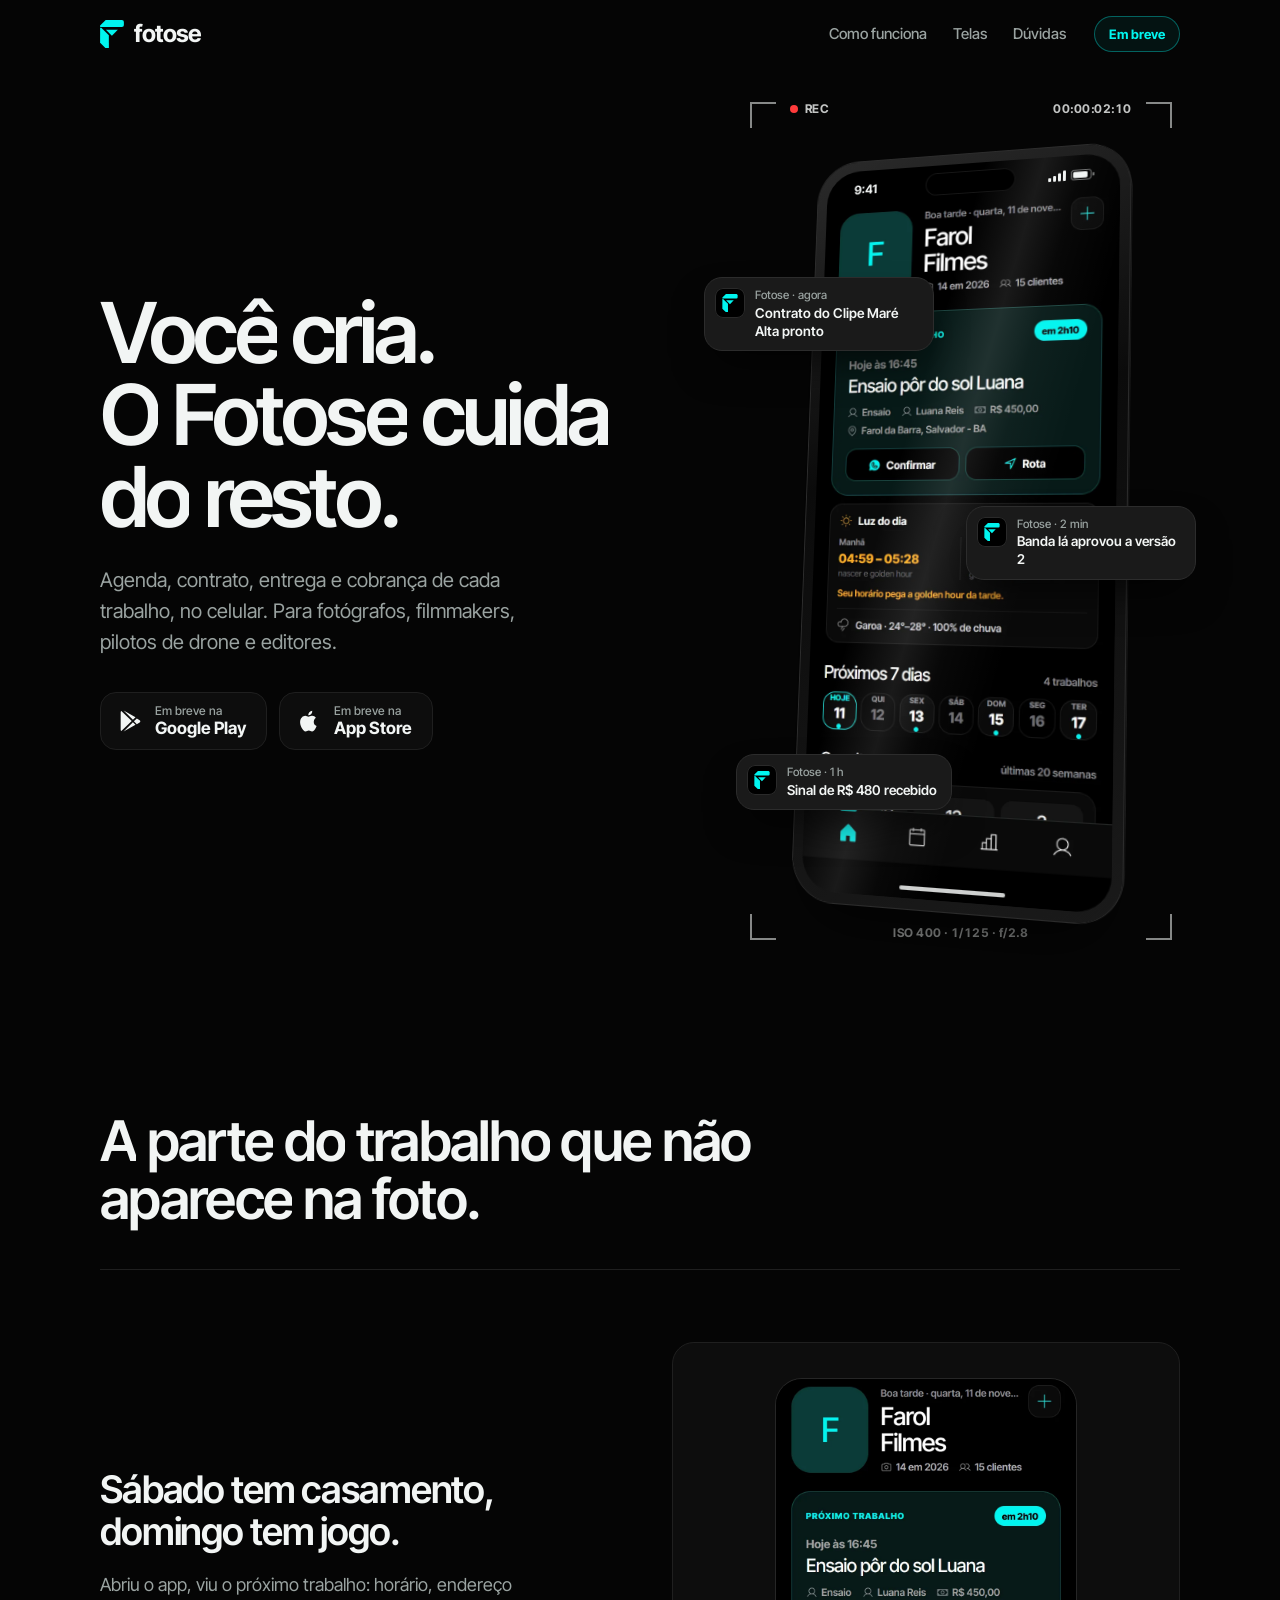
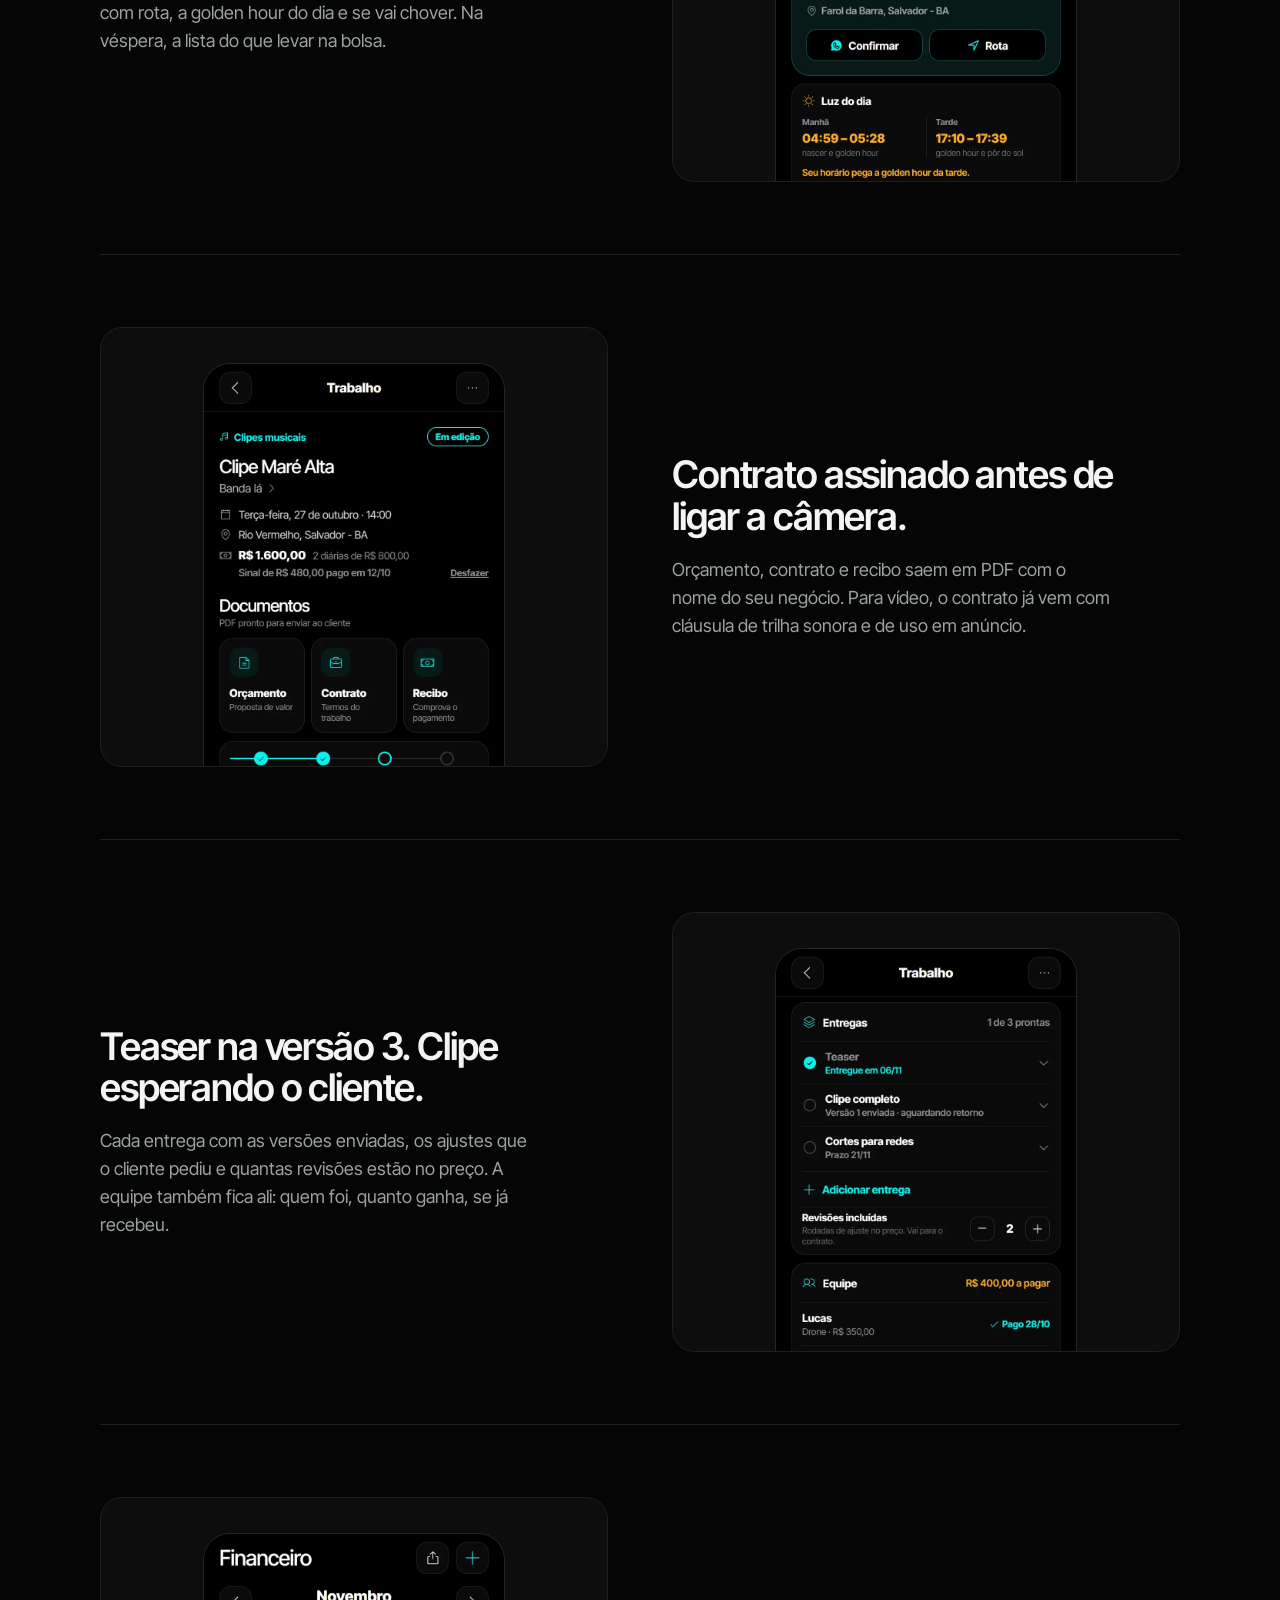
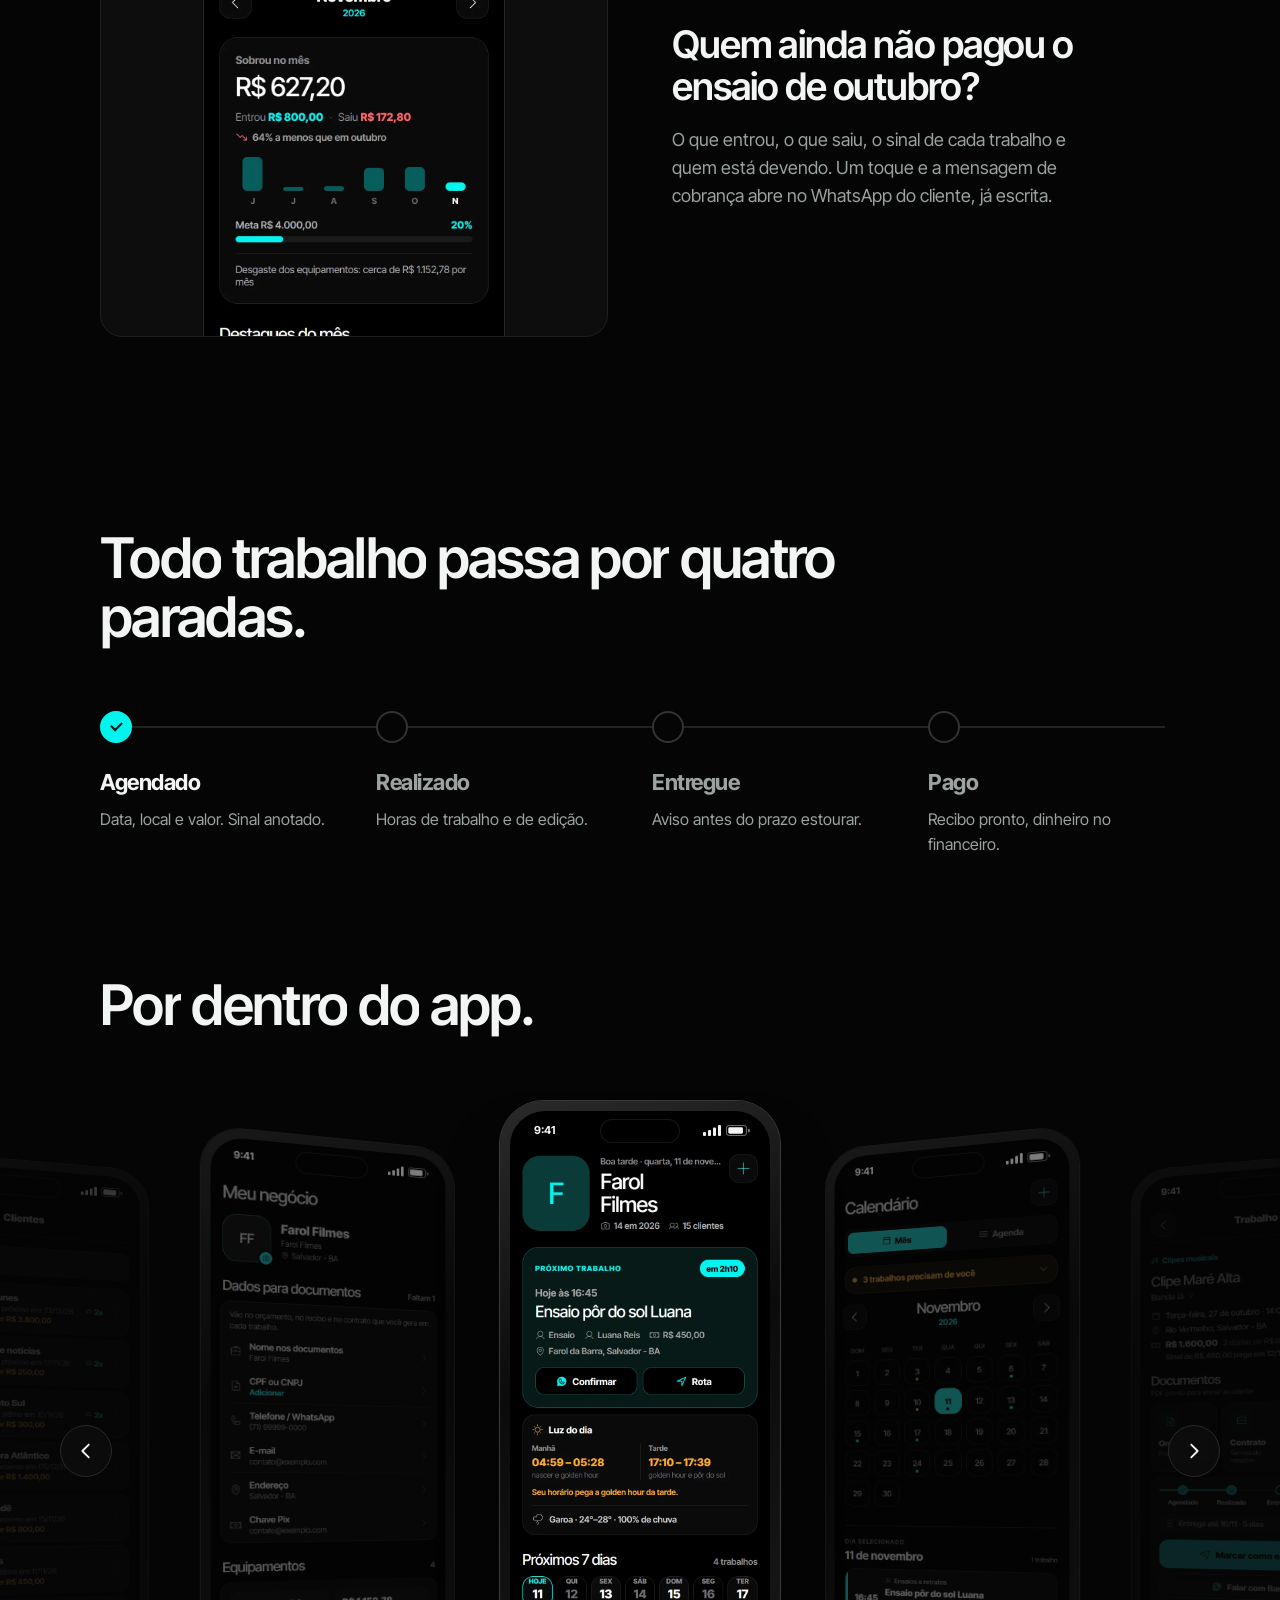
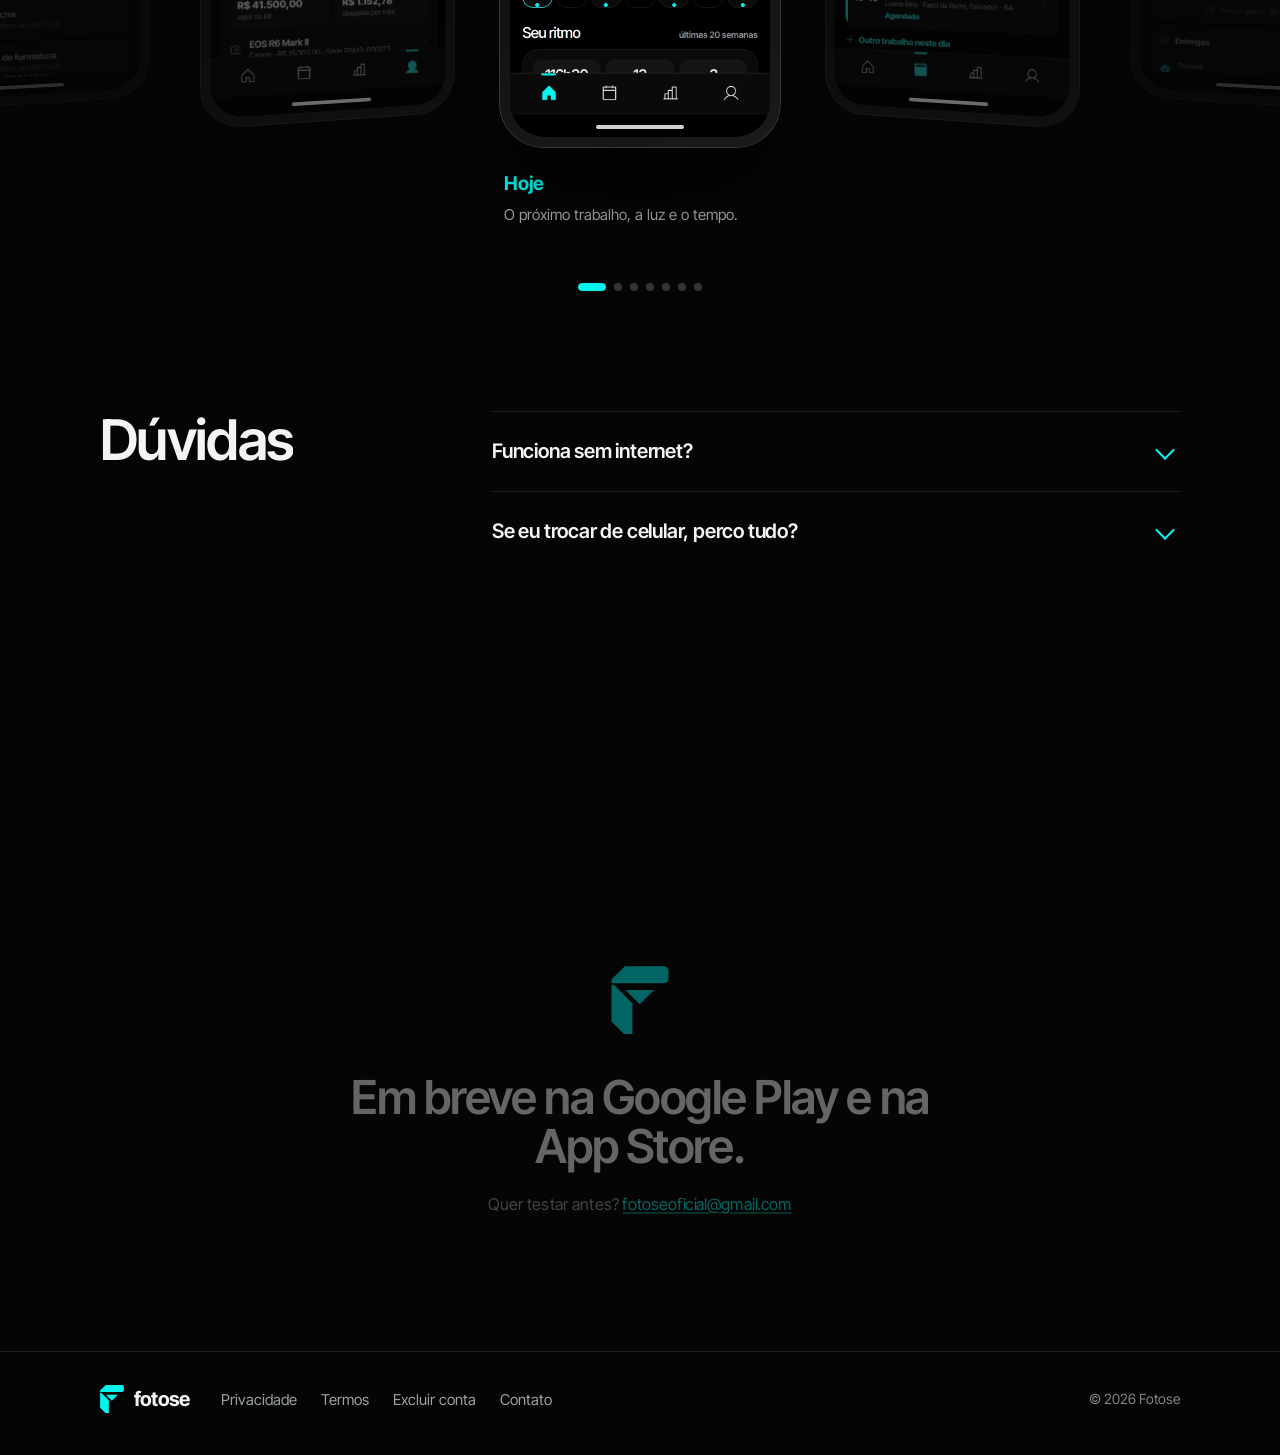
<file: index.html>
<!doctype html>
<html lang="pt-BR">
<head>
<meta charset="utf-8">
<meta name="viewport" content="width=device-width, initial-scale=1">
<title>Fotose · Você cria. O Fotose cuida do resto.</title>
<meta name="description" content="Agenda, contrato, entrega e cobrança de cada trabalho, no celular. Para fotógrafos, filmmakers, pilotos de drone e editores. Em breve na Google Play e na App Store.">
<meta name="theme-color" content="#050505">
<meta property="og:title" content="Fotose">
<meta property="og:description" content="Você cria. O Fotose cuida do resto: agenda, contrato, entrega e cobrança de cada trabalho, no celular.">
<meta property="og:image" content="https://fotose.com.br/icone.png">
<link rel="icon" href="favicon.png" type="image/png">
<link rel="preconnect" href="https://fonts.googleapis.com">
<link rel="preconnect" href="https://fonts.gstatic.com" crossorigin>
<link href="https://fonts.googleapis.com/css2?family=Inter+Tight:wght@400;500;600;700;800&display=swap" rel="stylesheet">
<link rel="stylesheet" href="inicio.css?v=202611120952">
<link rel="stylesheet" href="movimento.css?v=202611120952">
</head>
<body>
<div class="progresso" aria-hidden="true"></div>

<svg width="0" height="0" style="position:absolute" aria-hidden="true">
  <symbol id="simbolo" viewBox="0 0 204 240">
    <path class="s-topo" d="M48 0H186a18 18 0 0 1 18 18v24a18 18 0 0 1-18 18H0V48Z"/>
    <path class="s-perna" d="M0 66h10l65 65v109H45L0 195Z"/>
    <path class="s-tri" d="M50 84h102l-51 51Z"/>
  </symbol>
</svg>

<header class="topo">
  <div class="dentro">
    <a class="marca" href="#inicio" aria-label="Fotose, início">
      <svg class="marca-simbolo"><use href="#simbolo"/></svg>
      <span>fotose</span>
    </a>
    <nav class="menu" aria-label="Seções">
      <a href="#dia-a-dia">Como funciona</a>
      <a href="#telas">Telas</a>
      <a href="#duvidas">Dúvidas</a>
    </nav>
    <span class="selo-breve">Em breve</span>
  </div>
</header>

<main>

<!-- INÍCIO -->
<section class="heroi" id="inicio">
  <div class="dentro heroi-grade">
    <div class="heroi-texto">
      <h1 class="dividir">Você cria.<br>O Fotose cuida do resto.</h1>
      <p class="heroi-sub revelar">Agenda, contrato, entrega e cobrança de cada trabalho, no celular. Para fotógrafos, filmmakers, pilotos de drone e editores.</p>
      <div class="lojas revelar">
        <span class="loja magnetico">
          <svg viewBox="0 0 24 24" aria-hidden="true"><path d="M4 2.8 13.6 12 4 21.2a1.4 1.4 0 0 1-.6-1.2V4a1.4 1.4 0 0 1 .6-1.2Zm10.7 10.3 2.4 2.4-11 6.3 8.6-8.7Zm3.6-3.4 2.6 1.5a1.3 1.3 0 0 1 0 2.2l-2.6 1.5-2.7-2.6 2.7-2.6ZM6.1 2.2l11 6.3-2.4 2.4-8.6-8.7Z"/></svg>
          <span><small>Em breve na</small>Google Play</span>
        </span>
        <span class="loja magnetico">
          <svg viewBox="0 0 24 24" aria-hidden="true"><path d="M16.4 12.6c0-2.4 2-3.5 2-3.6a4.3 4.3 0 0 0-3.4-1.8c-1.4-.2-2.8.8-3.5.8s-1.9-.8-3-.8a4.6 4.6 0 0 0-3.9 2.4c-1.7 2.9-.4 7.2 1.2 9.6.8 1.2 1.7 2.4 3 2.4s1.6-.8 3-.8 1.8.8 3 .8 2.1-1.2 2.9-2.3a10 10 0 0 0 1.3-2.7 4.2 4.2 0 0 1-2.6-4ZM14.1 5.5A4 4 0 0 0 15 2.6a4.2 4.2 0 0 0-2.7 1.4 3.9 3.9 0 0 0-1 2.8 3.5 3.5 0 0 0 2.8-1.3Z"/></svg>
          <span><small>Em breve na</small>App Store</span>
        </span>
      </div>
    </div>

    <div class="heroi-celular" aria-label="Telas do Fotose passando">
      <div class="visor" aria-hidden="true">
        <i class="canto c1"></i><i class="canto c2"></i><i class="canto c3"></i><i class="canto c4"></i>
        <span class="rec"><i></i>REC</span>
        <span class="timecode" id="timecode">00:00:00:00</span>
        <span class="iso">ISO 400 · 1/125 · f/2.8</span>
      </div>
      <div class="giro">
      <div class="celular" id="celular-heroi">
        <i class="celular-lateral" aria-hidden="true"></i>
        <div class="celular-tela" id="heroi-telas">
          <img src="telas/hoje.webp" alt="Tela Hoje do Fotose com o próximo trabalho e a luz do dia" class="ativa">
          <img src="telas/trabalho.webp" alt="Tela de um trabalho com orçamento, contrato e recibo" loading="lazy">
          <img src="telas/financeiro.webp" alt="Financeiro do mês com quanto entrou e quanto saiu" loading="lazy">
          <i class="reflexo" aria-hidden="true"></i>
        </div>
      </div>
      </div>
      <div class="flutua f1" data-paralaxe="-0.12" aria-hidden="true">
        <svg class="notif-icone"><use href="#simbolo"/></svg>
        <span><small>Fotose · agora</small>Contrato do Clipe Maré Alta pronto</span>
      </div>
      <div class="flutua f2" data-paralaxe="0.08" aria-hidden="true">
        <svg class="notif-icone"><use href="#simbolo"/></svg>
        <span><small>Fotose · 2 min</small>Banda Iá aprovou a versão 2</span>
      </div>
      <div class="flutua f3" data-paralaxe="-0.05" aria-hidden="true">
        <svg class="notif-icone"><use href="#simbolo"/></svg>
        <span><small>Fotose · 1 h</small>Sinal de R$ 480 recebido</span>
      </div>
    </div>
  </div>
</section>

<!-- DIA A DIA -->
<section class="secao" id="dia-a-dia">
  <div class="dentro">
    <h2 class="dividir abre">A parte do trabalho que não aparece na foto.</h2>

    <article class="linha revelar">
      <div class="linha-texto">
        <h3>Sábado tem casamento, domingo tem jogo.</h3>
        <p>Abriu o app, viu o próximo trabalho: horário, endereço com rota, a golden hour do dia e se vai chover. Na véspera, a lista do que levar na bolsa.</p>
      </div>
      <figure class="linha-tela"><img src="telas/hoje.webp" alt="Tela Hoje com o próximo trabalho, luz do dia e previsão" loading="lazy"></figure>
    </article>

    <article class="linha linha-inversa revelar">
      <div class="linha-texto">
        <h3>Contrato assinado antes de ligar a câmera.</h3>
        <p>Orçamento, contrato e recibo saem em PDF com o nome do seu negócio. Para vídeo, o contrato já vem com cláusula de trilha sonora e de uso em anúncio.</p>
      </div>
      <figure class="linha-tela"><img src="telas/trabalho.webp" alt="Tela de um trabalho com orçamento, contrato e recibo" loading="lazy"></figure>
    </article>

    <article class="linha revelar">
      <div class="linha-texto">
        <h3>Teaser na versão 3. Clipe esperando o cliente.</h3>
        <p>Cada entrega com as versões enviadas, os ajustes que o cliente pediu e quantas revisões estão no preço. A equipe também fica ali: quem foi, quanto ganha, se já recebeu.</p>
      </div>
      <figure class="linha-tela"><img src="telas/entregas.webp" alt="Entregas com versões, equipe e material bruto" loading="lazy"></figure>
    </article>

    <article class="linha linha-inversa revelar">
      <div class="linha-texto">
        <h3>Quem ainda não pagou o ensaio de outubro?</h3>
        <p>O que entrou, o que saiu, o sinal de cada trabalho e quem está devendo. Um toque e a mensagem de cobrança abre no WhatsApp do cliente, já escrita.</p>
      </div>
      <figure class="linha-tela"><img src="telas/financeiro.webp" alt="Financeiro com entradas, saídas e valores a receber" loading="lazy"></figure>
    </article>
  </div>
</section>

<!-- ETAPAS -->
<section class="secao etapas-secao">
  <div class="dentro">
    <h2 class="dividir">Todo trabalho passa por quatro paradas.</h2>
    <ol class="etapas" id="etapas">
      <li><span class="bolinha"></span><strong>Agendado</strong><p>Data, local e valor. Sinal anotado.</p></li>
      <li><span class="bolinha"></span><strong>Realizado</strong><p>Horas de trabalho e de edição.</p></li>
      <li><span class="bolinha"></span><strong>Entregue</strong><p>Aviso antes do prazo estourar.</p></li>
      <li><span class="bolinha"></span><strong>Pago</strong><p>Recibo pronto, dinheiro no financeiro.</p></li>
    </ol>
  </div>
</section>

<!-- CARROSSEL -->
<section class="secao" id="telas">
  <div class="dentro">
    <h2 class="dividir">Por dentro do app.</h2>
  </div>
  <div class="carrossel">
    <button class="seta seta-ant" type="button" aria-label="Tela anterior">
      <svg viewBox="0 0 24 24"><path d="M15 5l-7 7 7 7"/></svg>
    </button>
    <div class="carrossel-trilho" id="carrossel" tabindex="0" aria-label="Telas do app">
      <figure class="slide">
        <div class="celular"><div class="celular-tela"><img src="telas/hoje.webp" alt="Tela Hoje" loading="lazy"></div></div>
        <figcaption><strong>Hoje</strong>O próximo trabalho, a luz e o tempo.</figcaption>
      </figure>
      <figure class="slide">
        <div class="celular"><div class="celular-tela"><img src="telas/calendario.webp" alt="Calendário" loading="lazy"></div></div>
        <figcaption><strong>Calendário</strong>O mês inteiro e o que está atrasado.</figcaption>
      </figure>
      <figure class="slide">
        <div class="celular"><div class="celular-tela"><img src="telas/trabalho.webp" alt="Trabalho" loading="lazy"></div></div>
        <figcaption><strong>Trabalho</strong>Documentos e o andamento até o pagamento.</figcaption>
      </figure>
      <figure class="slide">
        <div class="celular"><div class="celular-tela"><img src="telas/entregas.webp" alt="Entregas, equipe e material bruto" loading="lazy"></div></div>
        <figcaption><strong>Entregas e equipe</strong>Versões, cachês e onde está o material bruto.</figcaption>
      </figure>
      <figure class="slide">
        <div class="celular"><div class="celular-tela"><img src="telas/financeiro.webp" alt="Financeiro" loading="lazy"></div></div>
        <figcaption><strong>Financeiro</strong>Quanto sobrou no mês e a sua meta.</figcaption>
      </figure>
      <figure class="slide">
        <div class="celular"><div class="celular-tela"><img src="telas/clientes.webp" alt="Clientes" loading="lazy"></div></div>
        <figcaption><strong>Clientes</strong>Quem volta sempre e quem falta pagar.</figcaption>
      </figure>
      <figure class="slide">
        <div class="celular"><div class="celular-tela"><img src="telas/perfil.webp" alt="Meu negócio" loading="lazy"></div></div>
        <figcaption><strong>Meu negócio</strong>Seus dados e o desgaste do equipamento.</figcaption>
      </figure>
    </div>
    <button class="seta seta-prox" type="button" aria-label="Próxima tela">
      <svg viewBox="0 0 24 24"><path d="M9 5l7 7-7 7"/></svg>
    </button>
  </div>
  <div class="pontos" id="pontos" aria-hidden="true"></div>
</section>

<!-- DÚVIDAS -->
<section class="secao" id="duvidas">
  <div class="dentro duvidas-grade">
    <h2 class="dividir">Dúvidas</h2>
    <div class="duvidas">
      <details class="revelar"><summary>Funciona sem internet?</summary><p>Funciona. Tudo fica salvo no celular e vai para a nuvem quando a internet voltar. No estádio sem sinal ou na fazenda do casamento, dá para usar normal.</p></details>
      <details class="revelar"><summary>Se eu trocar de celular, perco tudo?</summary><p>Não. Entrando com a mesma conta, seus trabalhos, clientes e financeiro voltam. Cada conta só enxerga os próprios dados. Detalhes na <a href="privacidade.html">Política de Privacidade</a>.</p></details>
      <details class="revelar"><summary>Serve para quem faz vídeo?</summary><p>Serve. Tem clipes, institucionais e conteúdo para redes, entregas com versões, cobrança por diária, equipe com cachê e contrato com cláusulas de vídeo.</p></details>
      <details class="revelar"><summary>Quando sai?</summary><p>Em breve na Google Play e na App Store. Quer testar antes? Escreve para <a href="mailto:fotoseoficial@gmail.com">fotoseoficial@gmail.com</a>.</p></details>
      <details class="revelar"><summary>Dá para apagar minha conta?</summary><p>Dá, pelo próprio app, quando quiser. Veja <a href="excluir-conta.html">como excluir a conta</a>.</p></details>
    </div>
  </div>
</section>

<!-- FINAL -->
<section class="final">
  <div class="dentro">
    <svg class="final-simbolo" aria-hidden="true"><use href="#simbolo"/></svg>
    <h2>Em breve na Google Play e na App Store.</h2>
    <p>Quer testar antes? <a href="mailto:fotoseoficial@gmail.com">fotoseoficial@gmail.com</a></p>
  </div>
</section>

</main>

<footer class="rodape">
  <div class="dentro">
    <a class="marca" href="#inicio"><svg class="marca-simbolo"><use href="#simbolo"/></svg><span>fotose</span></a>
    <nav aria-label="Links legais">
      <a href="privacidade.html">Privacidade</a>
      <a href="termos.html">Termos</a>
      <a href="excluir-conta.html">Excluir conta</a>
      <a href="mailto:fotoseoficial@gmail.com">Contato</a>
    </nav>
    <p>© 2026 Fotose</p>
  </div>
</footer>

<script src="inicio.js?v=202611120952" defer></script>
</body>
</html>
</file>
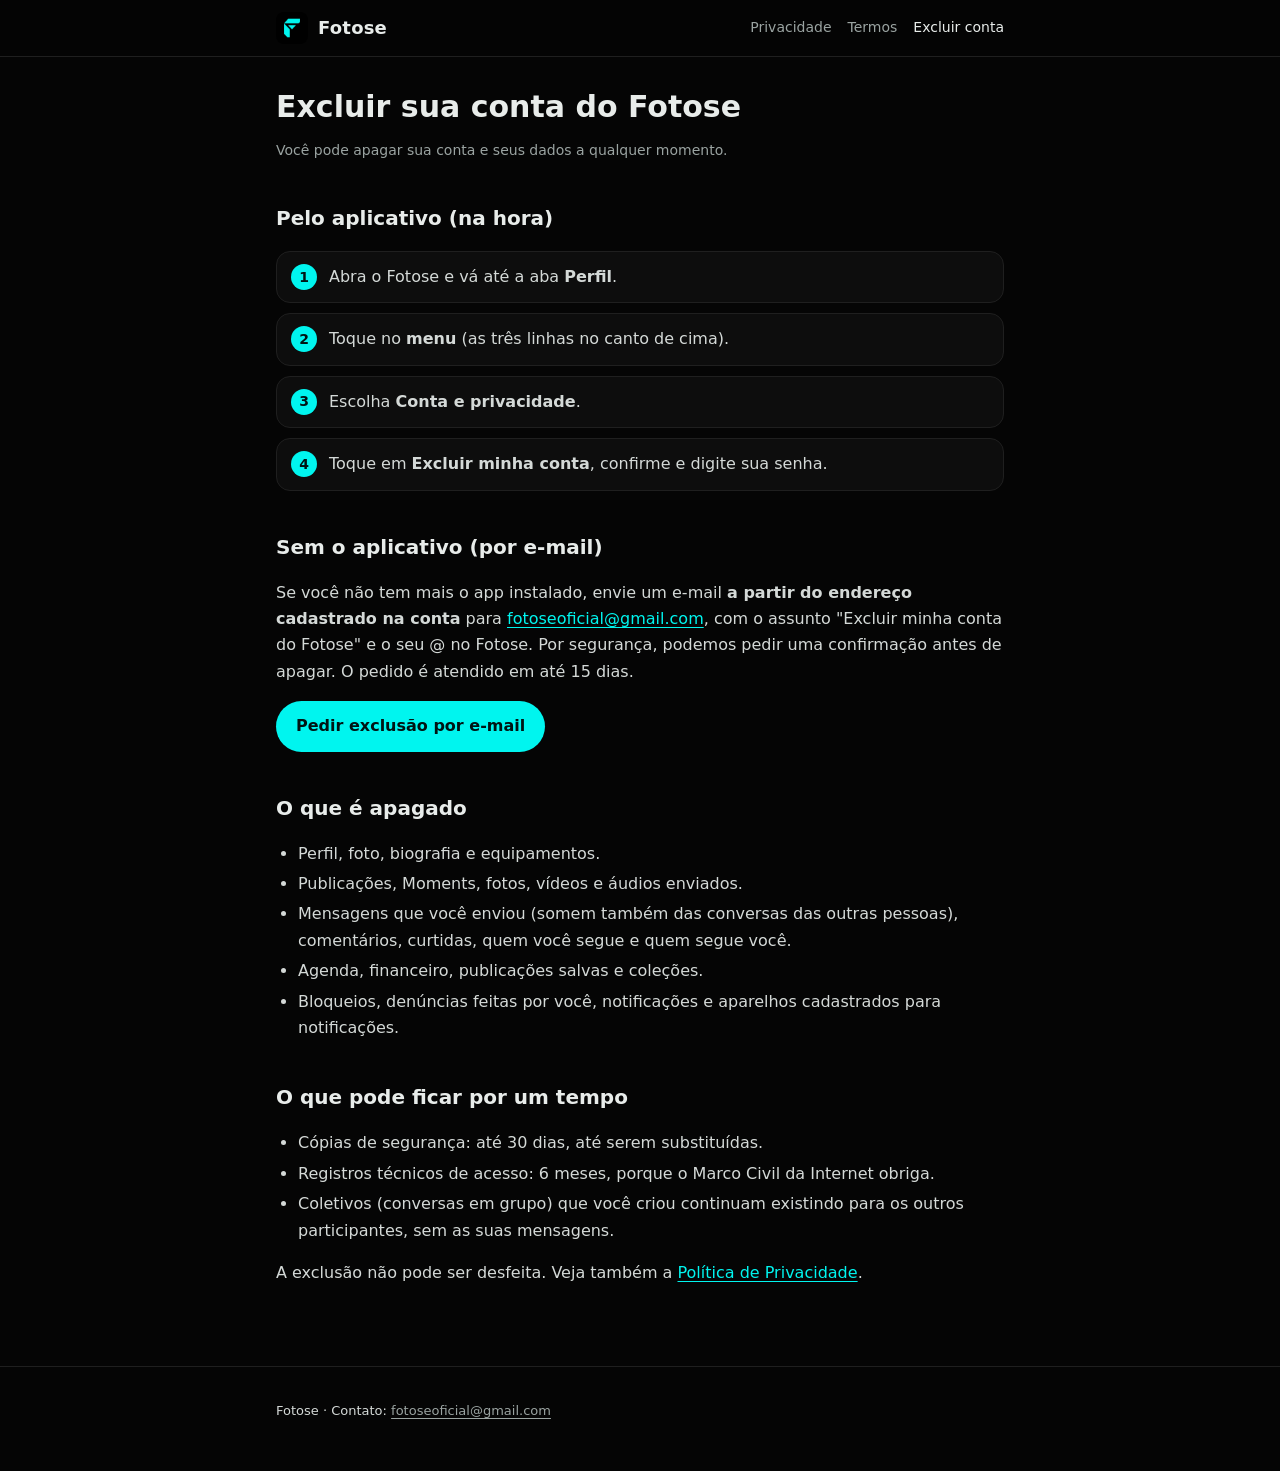
<file: excluir-conta.html>
<!doctype html>
<html lang="pt-BR">
<head>
<meta charset="utf-8">
<meta name="viewport" content="width=device-width, initial-scale=1">
<title>Excluir conta · Fotose</title>
<meta name="description" content="Como excluir sua conta do Fotose e o que é apagado.">
<meta name="theme-color" content="#050505">
<link rel="icon" href="favicon.png" type="image/png">
<link rel="stylesheet" href="estilo.css">
</head>
<body>
<header class="topo"><div class="dentro">
  <a class="marca" href="index.html"><img src="icone.png" alt=""><span>Fotose</span></a>
  <nav>
    <a href="privacidade.html">Privacidade</a>
    <a href="termos.html">Termos</a>
    <a href="excluir-conta.html" aria-current="page">Excluir conta</a>
  </nav>
</div></header>
<main>
<h1>Excluir sua conta do Fotose</h1>
<p class="atualizado">Você pode apagar sua conta e seus dados a qualquer momento.</p>

<h2>Pelo aplicativo (na hora)</h2>
<ol class="passos">
  <li>Abra o Fotose e vá até a aba <strong>Perfil</strong>.</li>
  <li>Toque no <strong>menu</strong> (as três linhas no canto de cima).</li>
  <li>Escolha <strong>Conta e privacidade</strong>.</li>
  <li>Toque em <strong>Excluir minha conta</strong>, confirme e digite sua senha.</li>
</ol>

<h2>Sem o aplicativo (por e-mail)</h2>
<p>Se você não tem mais o app instalado, envie um e-mail <strong>a partir do endereço cadastrado na conta</strong> para <a href="mailto:fotoseoficial@gmail.com?subject=Excluir%20minha%20conta%20do%20Fotose">fotoseoficial@gmail.com</a>, com o assunto "Excluir minha conta do Fotose" e o seu @ no Fotose. Por segurança, podemos pedir uma confirmação antes de apagar. O pedido é atendido em até 15 dias.</p>
<p><a class="botao" href="mailto:fotoseoficial@gmail.com?subject=Excluir%20minha%20conta%20do%20Fotose">Pedir exclusão por e-mail</a></p>

<h2>O que é apagado</h2>
<ul>
  <li>Perfil, foto, biografia e equipamentos.</li>
  <li>Publicações, Moments, fotos, vídeos e áudios enviados.</li>
  <li>Mensagens que você enviou (somem também das conversas das outras pessoas), comentários, curtidas, quem você segue e quem segue você.</li>
  <li>Agenda, financeiro, publicações salvas e coleções.</li>
  <li>Bloqueios, denúncias feitas por você, notificações e aparelhos cadastrados para notificações.</li>
</ul>

<h2>O que pode ficar por um tempo</h2>
<ul>
  <li>Cópias de segurança: até 30 dias, até serem substituídas.</li>
  <li>Registros técnicos de acesso: 6 meses, porque o Marco Civil da Internet obriga.</li>
  <li>Coletivos (conversas em grupo) que você criou continuam existindo para os outros participantes, sem as suas mensagens.</li>
</ul>
<p>A exclusão não pode ser desfeita. Veja também a <a href="privacidade.html">Política de Privacidade</a>.</p>
</main>
<footer><div class="dentro">
  <p>Fotose · Contato: <a href="mailto:fotoseoficial@gmail.com">fotoseoficial@gmail.com</a></p>
</div></footer>
</body>
</html>
</file>
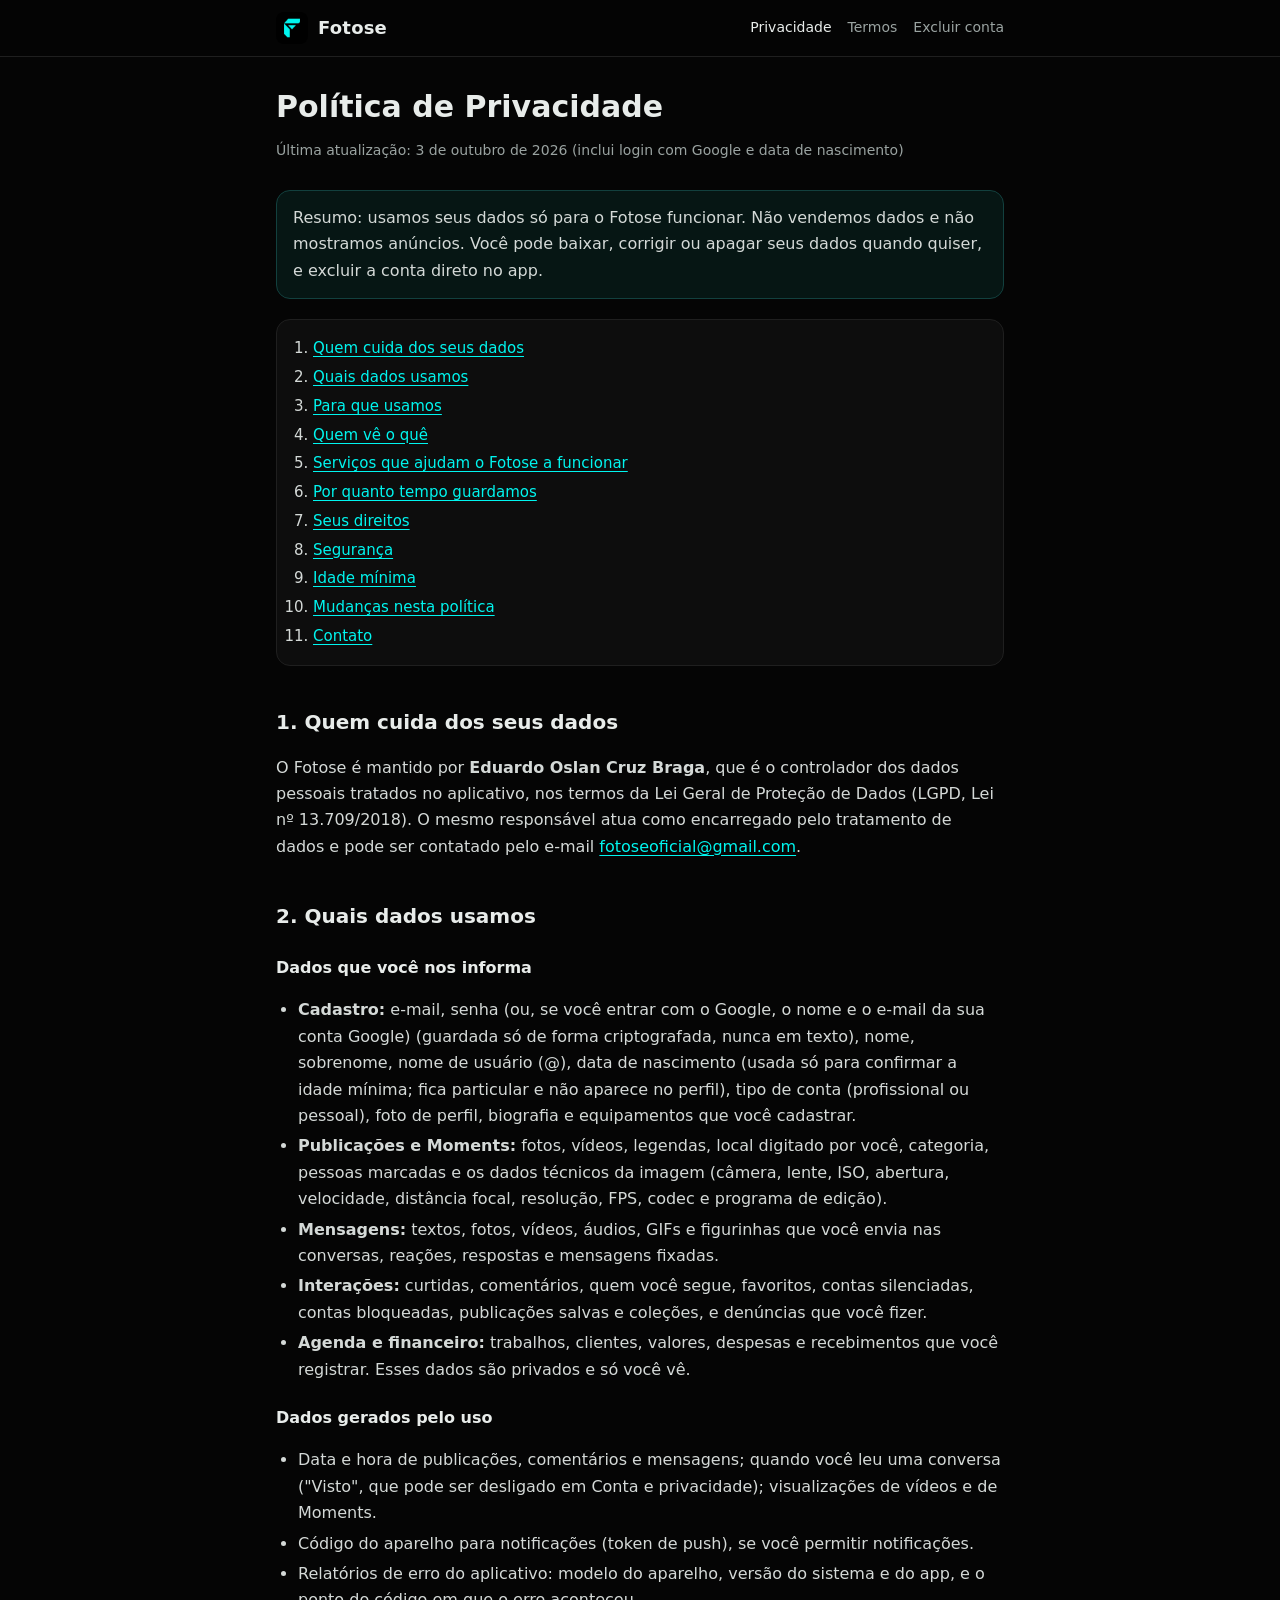
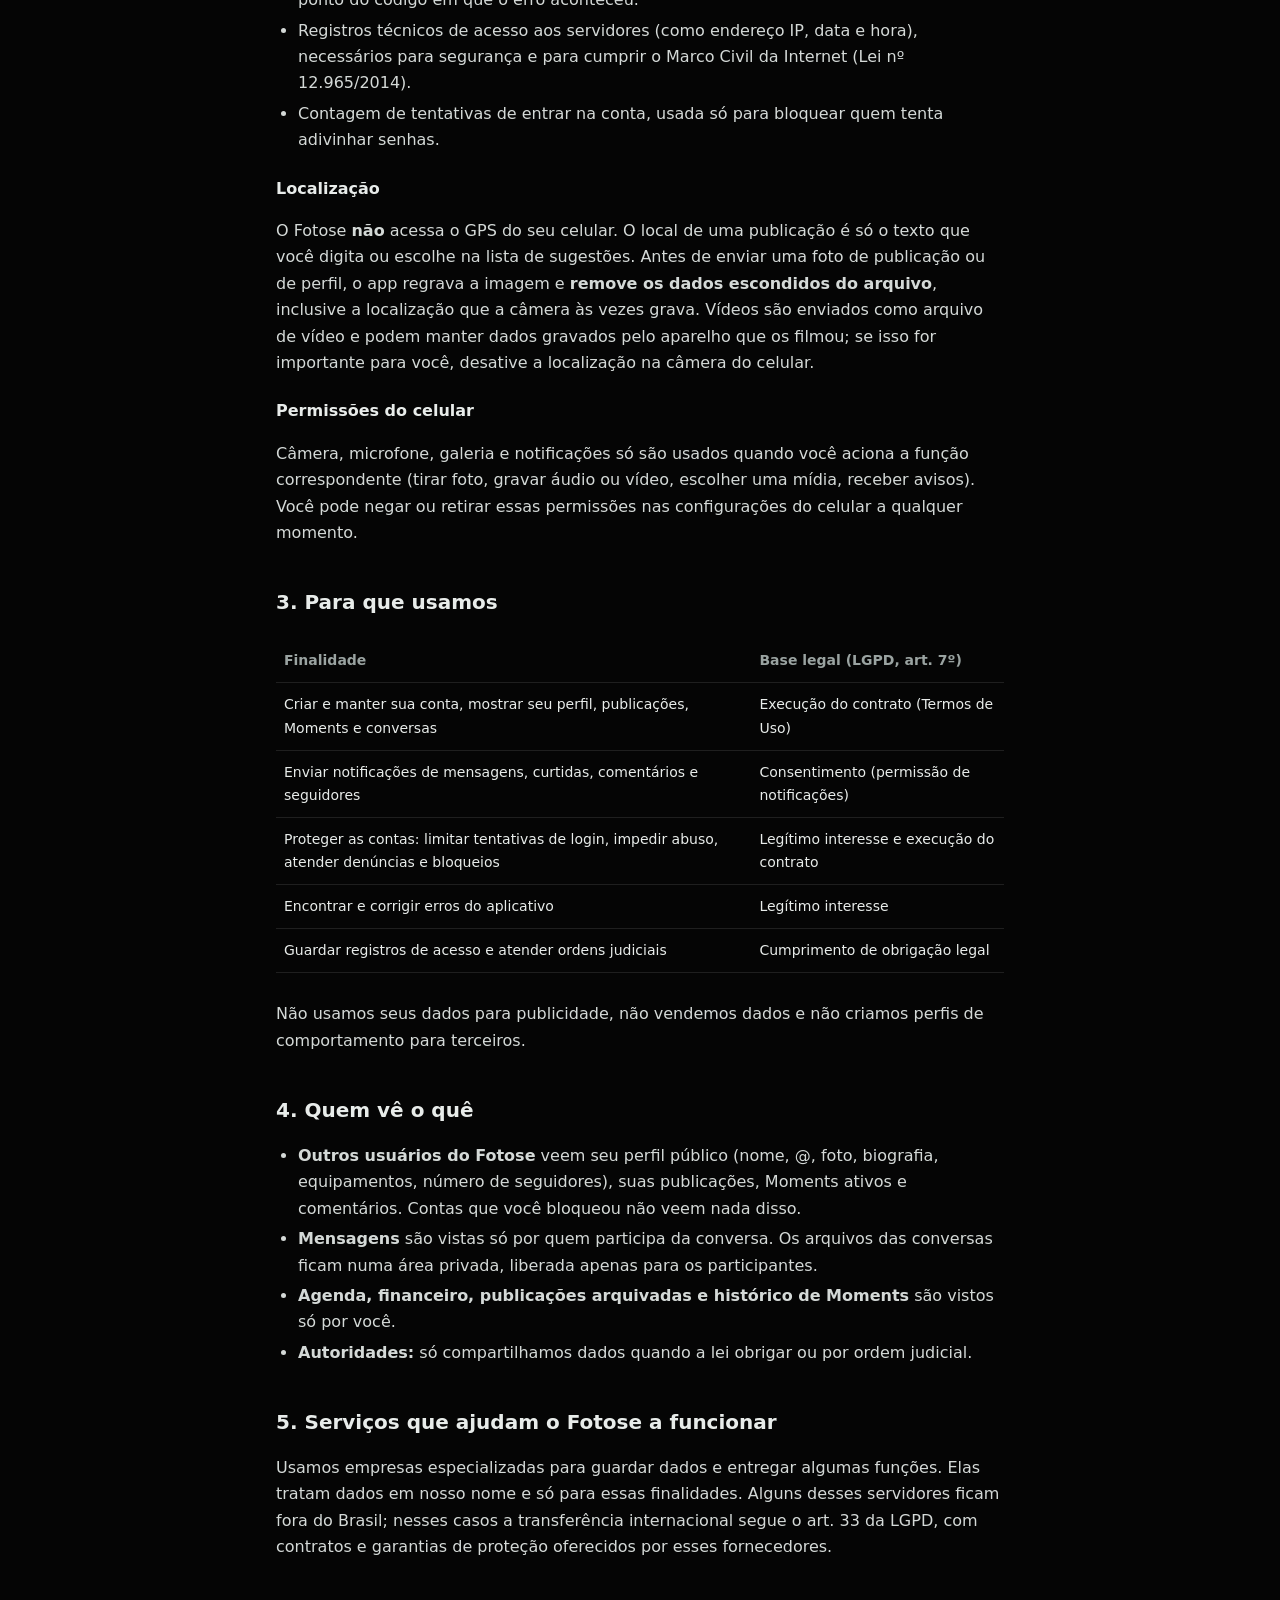
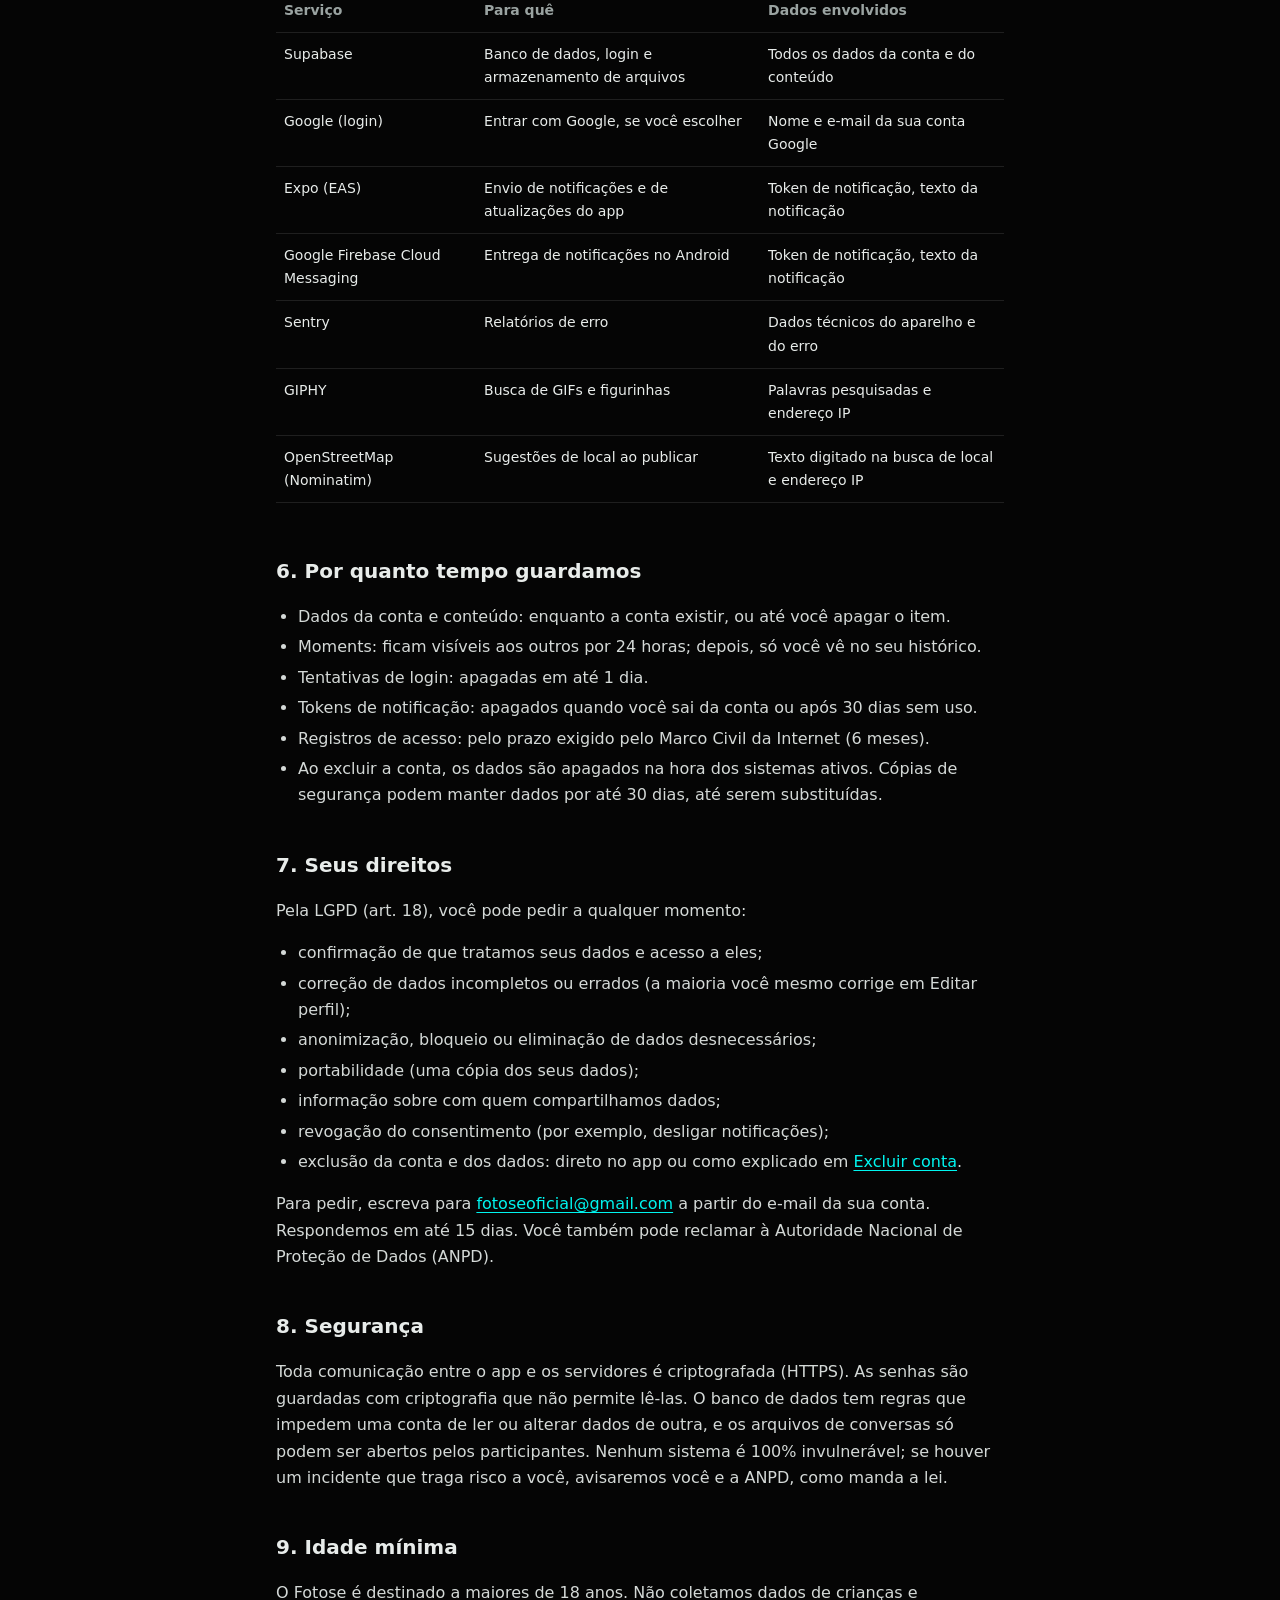
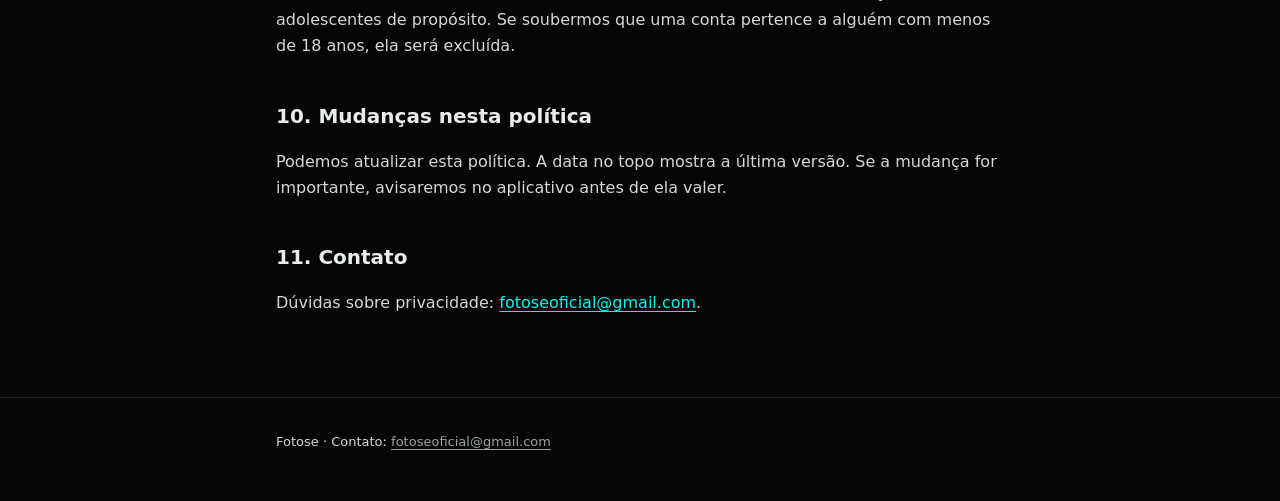
<file: privacidade.html>
<!doctype html>
<html lang="pt-BR">
<head>
<meta charset="utf-8">
<meta name="viewport" content="width=device-width, initial-scale=1">
<title>Política de Privacidade · Fotose</title>
<meta name="description" content="Como o Fotose coleta, usa e protege seus dados.">
<meta name="theme-color" content="#050505">
<link rel="icon" href="favicon.png" type="image/png">
<link rel="stylesheet" href="estilo.css">
</head>
<body>
<header class="topo"><div class="dentro">
  <a class="marca" href="index.html"><img src="icone.png" alt=""><span>Fotose</span></a>
  <nav>
    <a href="privacidade.html" aria-current="page">Privacidade</a>
    <a href="termos.html">Termos</a>
    <a href="excluir-conta.html">Excluir conta</a>
  </nav>
</div></header>
<main>
<h1>Política de Privacidade</h1>
<p class="atualizado">Última atualização: 3 de outubro de 2026 (inclui login com Google e data de nascimento)</p>

<div class="aviso"><p>Resumo: usamos seus dados só para o Fotose funcionar. Não vendemos dados e não mostramos anúncios. Você pode baixar, corrigir ou apagar seus dados quando quiser, e excluir a conta direto no app.</p></div>

<ol class="indice">
  <li><a href="#quem">Quem cuida dos seus dados</a></li>
  <li><a href="#quais">Quais dados usamos</a></li>
  <li><a href="#para-que">Para que usamos</a></li>
  <li><a href="#quem-ve">Quem vê o quê</a></li>
  <li><a href="#terceiros">Serviços que ajudam o Fotose a funcionar</a></li>
  <li><a href="#tempo">Por quanto tempo guardamos</a></li>
  <li><a href="#direitos">Seus direitos</a></li>
  <li><a href="#seguranca">Segurança</a></li>
  <li><a href="#idade">Idade mínima</a></li>
  <li><a href="#mudancas">Mudanças nesta política</a></li>
  <li><a href="#contato">Contato</a></li>
</ol>

<h2 id="quem">1. Quem cuida dos seus dados</h2>
<p>O Fotose é mantido por <strong>Eduardo Oslan Cruz Braga</strong>, que é o controlador dos dados pessoais tratados no aplicativo, nos termos da Lei Geral de Proteção de Dados (LGPD, Lei nº 13.709/2018). O mesmo responsável atua como encarregado pelo tratamento de dados e pode ser contatado pelo e-mail <a href="mailto:fotoseoficial@gmail.com">fotoseoficial@gmail.com</a>.</p>

<h2 id="quais">2. Quais dados usamos</h2>
<h3>Dados que você nos informa</h3>
<ul>
  <li><strong>Cadastro:</strong> e-mail, senha (ou, se você entrar com o Google, o nome e o e-mail da sua conta Google) (guardada só de forma criptografada, nunca em texto), nome, sobrenome, nome de usuário (@), data de nascimento (usada só para confirmar a idade mínima; fica particular e não aparece no perfil), tipo de conta (profissional ou pessoal), foto de perfil, biografia e equipamentos que você cadastrar.</li>
  <li><strong>Publicações e Moments:</strong> fotos, vídeos, legendas, local digitado por você, categoria, pessoas marcadas e os dados técnicos da imagem (câmera, lente, ISO, abertura, velocidade, distância focal, resolução, FPS, codec e programa de edição).</li>
  <li><strong>Mensagens:</strong> textos, fotos, vídeos, áudios, GIFs e figurinhas que você envia nas conversas, reações, respostas e mensagens fixadas.</li>
  <li><strong>Interações:</strong> curtidas, comentários, quem você segue, favoritos, contas silenciadas, contas bloqueadas, publicações salvas e coleções, e denúncias que você fizer.</li>
  <li><strong>Agenda e financeiro:</strong> trabalhos, clientes, valores, despesas e recebimentos que você registrar. Esses dados são privados e só você vê.</li>
</ul>
<h3>Dados gerados pelo uso</h3>
<ul>
  <li>Data e hora de publicações, comentários e mensagens; quando você leu uma conversa ("Visto", que pode ser desligado em Conta e privacidade); visualizações de vídeos e de Moments.</li>
  <li>Código do aparelho para notificações (token de push), se você permitir notificações.</li>
  <li>Relatórios de erro do aplicativo: modelo do aparelho, versão do sistema e do app, e o ponto do código em que o erro aconteceu.</li>
  <li>Registros técnicos de acesso aos servidores (como endereço IP, data e hora), necessários para segurança e para cumprir o Marco Civil da Internet (Lei nº 12.965/2014).</li>
  <li>Contagem de tentativas de entrar na conta, usada só para bloquear quem tenta adivinhar senhas.</li>
</ul>
<h3>Localização</h3>
<p>O Fotose <strong>não</strong> acessa o GPS do seu celular. O local de uma publicação é só o texto que você digita ou escolhe na lista de sugestões. Antes de enviar uma foto de publicação ou de perfil, o app regrava a imagem e <strong>remove os dados escondidos do arquivo</strong>, inclusive a localização que a câmera às vezes grava. Vídeos são enviados como arquivo de vídeo e podem manter dados gravados pelo aparelho que os filmou; se isso for importante para você, desative a localização na câmera do celular.</p>
<h3>Permissões do celular</h3>
<p>Câmera, microfone, galeria e notificações só são usados quando você aciona a função correspondente (tirar foto, gravar áudio ou vídeo, escolher uma mídia, receber avisos). Você pode negar ou retirar essas permissões nas configurações do celular a qualquer momento.</p>

<h2 id="para-que">3. Para que usamos</h2>
<div class="tabela"><table>
  <thead><tr><th>Finalidade</th><th>Base legal (LGPD, art. 7º)</th></tr></thead>
  <tbody>
    <tr><td>Criar e manter sua conta, mostrar seu perfil, publicações, Moments e conversas</td><td>Execução do contrato (Termos de Uso)</td></tr>
    <tr><td>Enviar notificações de mensagens, curtidas, comentários e seguidores</td><td>Consentimento (permissão de notificações)</td></tr>
    <tr><td>Proteger as contas: limitar tentativas de login, impedir abuso, atender denúncias e bloqueios</td><td>Legítimo interesse e execução do contrato</td></tr>
    <tr><td>Encontrar e corrigir erros do aplicativo</td><td>Legítimo interesse</td></tr>
    <tr><td>Guardar registros de acesso e atender ordens judiciais</td><td>Cumprimento de obrigação legal</td></tr>
  </tbody>
</table></div>
<p>Não usamos seus dados para publicidade, não vendemos dados e não criamos perfis de comportamento para terceiros.</p>

<h2 id="quem-ve">4. Quem vê o quê</h2>
<ul>
  <li><strong>Outros usuários do Fotose</strong> veem seu perfil público (nome, @, foto, biografia, equipamentos, número de seguidores), suas publicações, Moments ativos e comentários. Contas que você bloqueou não veem nada disso.</li>
  <li><strong>Mensagens</strong> são vistas só por quem participa da conversa. Os arquivos das conversas ficam numa área privada, liberada apenas para os participantes.</li>
  <li><strong>Agenda, financeiro, publicações arquivadas e histórico de Moments</strong> são vistos só por você.</li>
  <li><strong>Autoridades:</strong> só compartilhamos dados quando a lei obrigar ou por ordem judicial.</li>
</ul>

<h2 id="terceiros">5. Serviços que ajudam o Fotose a funcionar</h2>
<p>Usamos empresas especializadas para guardar dados e entregar algumas funções. Elas tratam dados em nosso nome e só para essas finalidades. Alguns desses servidores ficam fora do Brasil; nesses casos a transferência internacional segue o art. 33 da LGPD, com contratos e garantias de proteção oferecidos por esses fornecedores.</p>
<div class="tabela"><table>
  <thead><tr><th>Serviço</th><th>Para quê</th><th>Dados envolvidos</th></tr></thead>
  <tbody>
    <tr><td>Supabase</td><td>Banco de dados, login e armazenamento de arquivos</td><td>Todos os dados da conta e do conteúdo</td></tr>
    <tr><td>Google (login)</td><td>Entrar com Google, se você escolher</td><td>Nome e e-mail da sua conta Google</td></tr>
    <tr><td>Expo (EAS)</td><td>Envio de notificações e de atualizações do app</td><td>Token de notificação, texto da notificação</td></tr>
    <tr><td>Google Firebase Cloud Messaging</td><td>Entrega de notificações no Android</td><td>Token de notificação, texto da notificação</td></tr>
    <tr><td>Sentry</td><td>Relatórios de erro</td><td>Dados técnicos do aparelho e do erro</td></tr>
    <tr><td>GIPHY</td><td>Busca de GIFs e figurinhas</td><td>Palavras pesquisadas e endereço IP</td></tr>
    <tr><td>OpenStreetMap (Nominatim)</td><td>Sugestões de local ao publicar</td><td>Texto digitado na busca de local e endereço IP</td></tr>
  </tbody>
</table></div>

<h2 id="tempo">6. Por quanto tempo guardamos</h2>
<ul>
  <li>Dados da conta e conteúdo: enquanto a conta existir, ou até você apagar o item.</li>
  <li>Moments: ficam visíveis aos outros por 24 horas; depois, só você vê no seu histórico.</li>
  <li>Tentativas de login: apagadas em até 1 dia.</li>
  <li>Tokens de notificação: apagados quando você sai da conta ou após 30 dias sem uso.</li>
  <li>Registros de acesso: pelo prazo exigido pelo Marco Civil da Internet (6 meses).</li>
  <li>Ao excluir a conta, os dados são apagados na hora dos sistemas ativos. Cópias de segurança podem manter dados por até 30 dias, até serem substituídas.</li>
</ul>

<h2 id="direitos">7. Seus direitos</h2>
<p>Pela LGPD (art. 18), você pode pedir a qualquer momento:</p>
<ul>
  <li>confirmação de que tratamos seus dados e acesso a eles;</li>
  <li>correção de dados incompletos ou errados (a maioria você mesmo corrige em Editar perfil);</li>
  <li>anonimização, bloqueio ou eliminação de dados desnecessários;</li>
  <li>portabilidade (uma cópia dos seus dados);</li>
  <li>informação sobre com quem compartilhamos dados;</li>
  <li>revogação do consentimento (por exemplo, desligar notificações);</li>
  <li>exclusão da conta e dos dados: direto no app ou como explicado em <a href="excluir-conta.html">Excluir conta</a>.</li>
</ul>
<p>Para pedir, escreva para <a href="mailto:fotoseoficial@gmail.com">fotoseoficial@gmail.com</a> a partir do e-mail da sua conta. Respondemos em até 15 dias. Você também pode reclamar à Autoridade Nacional de Proteção de Dados (ANPD).</p>

<h2 id="seguranca">8. Segurança</h2>
<p>Toda comunicação entre o app e os servidores é criptografada (HTTPS). As senhas são guardadas com criptografia que não permite lê-las. O banco de dados tem regras que impedem uma conta de ler ou alterar dados de outra, e os arquivos de conversas só podem ser abertos pelos participantes. Nenhum sistema é 100% invulnerável; se houver um incidente que traga risco a você, avisaremos você e a ANPD, como manda a lei.</p>

<h2 id="idade">9. Idade mínima</h2>
<p>O Fotose é destinado a maiores de 18 anos. Não coletamos dados de crianças e adolescentes de propósito. Se soubermos que uma conta pertence a alguém com menos de 18 anos, ela será excluída.</p>

<h2 id="mudancas">10. Mudanças nesta política</h2>
<p>Podemos atualizar esta política. A data no topo mostra a última versão. Se a mudança for importante, avisaremos no aplicativo antes de ela valer.</p>

<h2 id="contato">11. Contato</h2>
<p>Dúvidas sobre privacidade: <a href="mailto:fotoseoficial@gmail.com">fotoseoficial@gmail.com</a>.</p>
</main>
<footer><div class="dentro">
  <p>Fotose · Contato: <a href="mailto:fotoseoficial@gmail.com">fotoseoficial@gmail.com</a></p>
</div></footer>
</body>
</html>
</file>
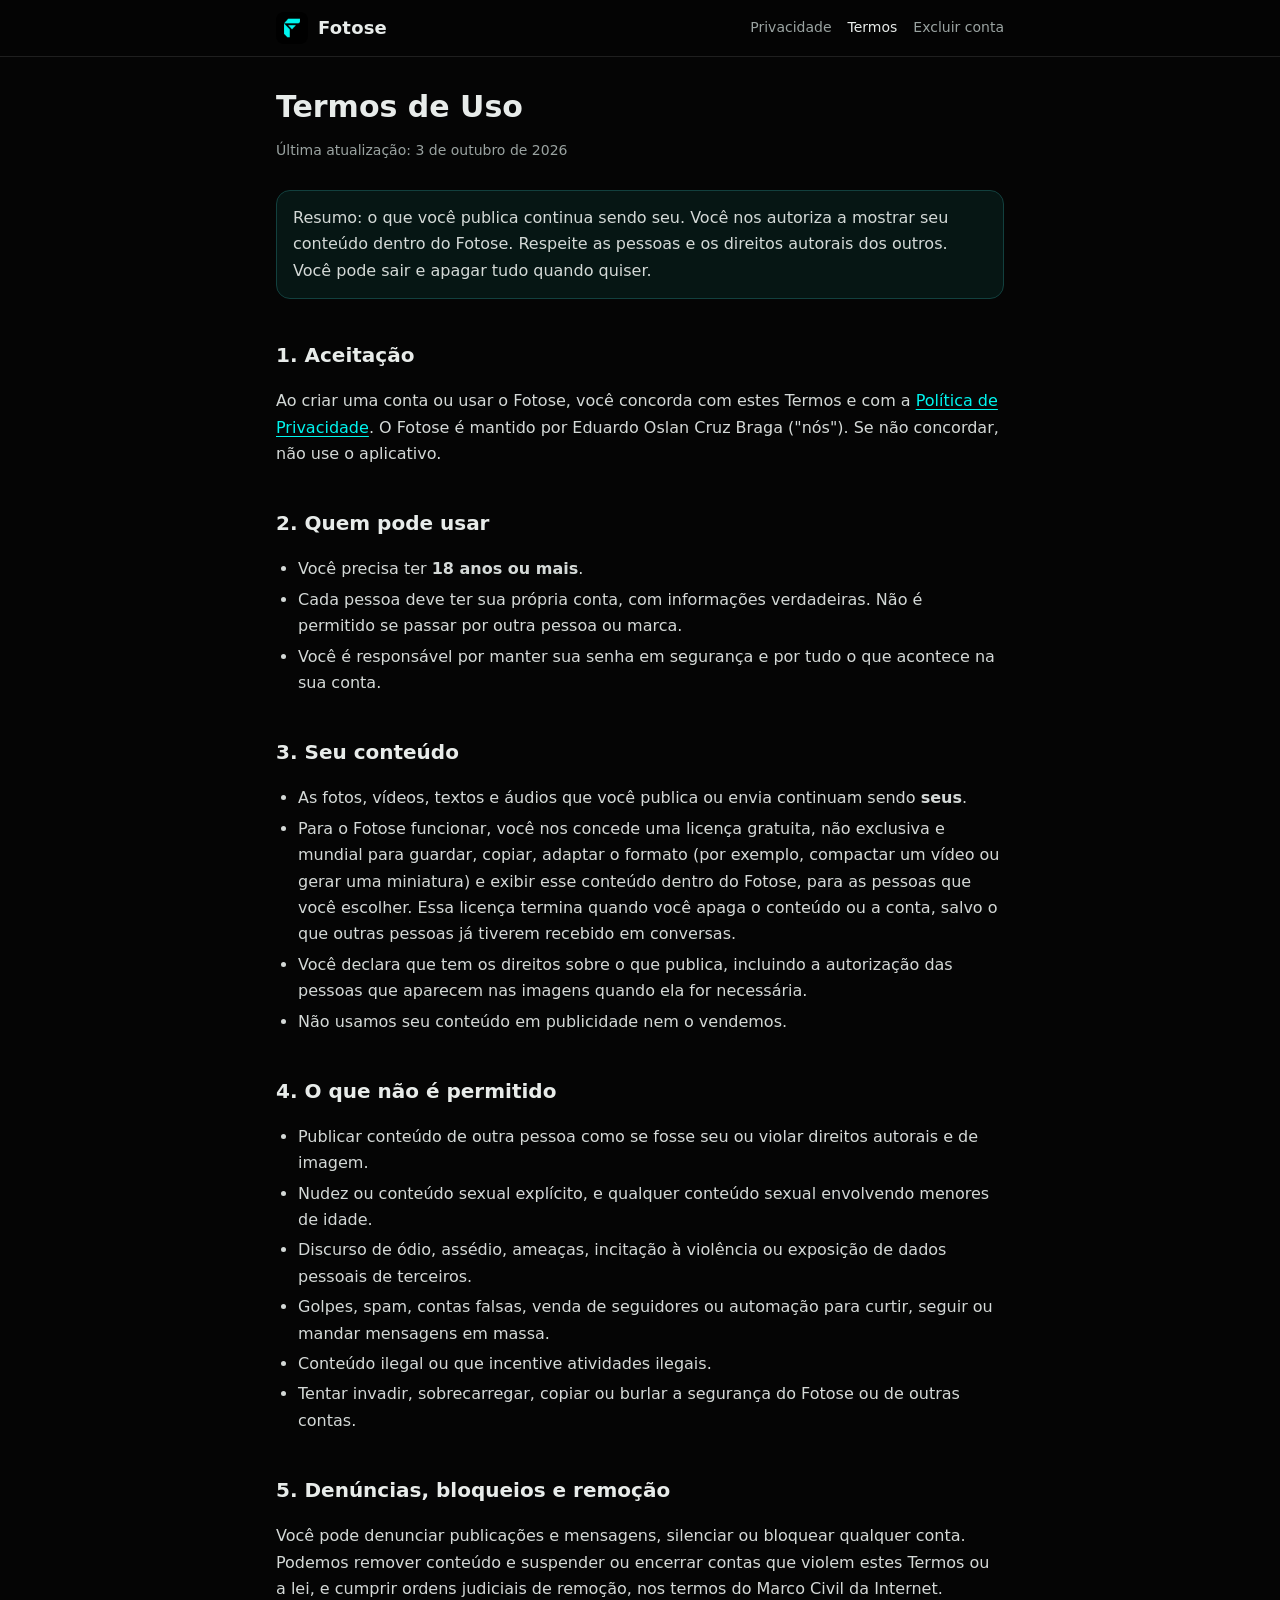
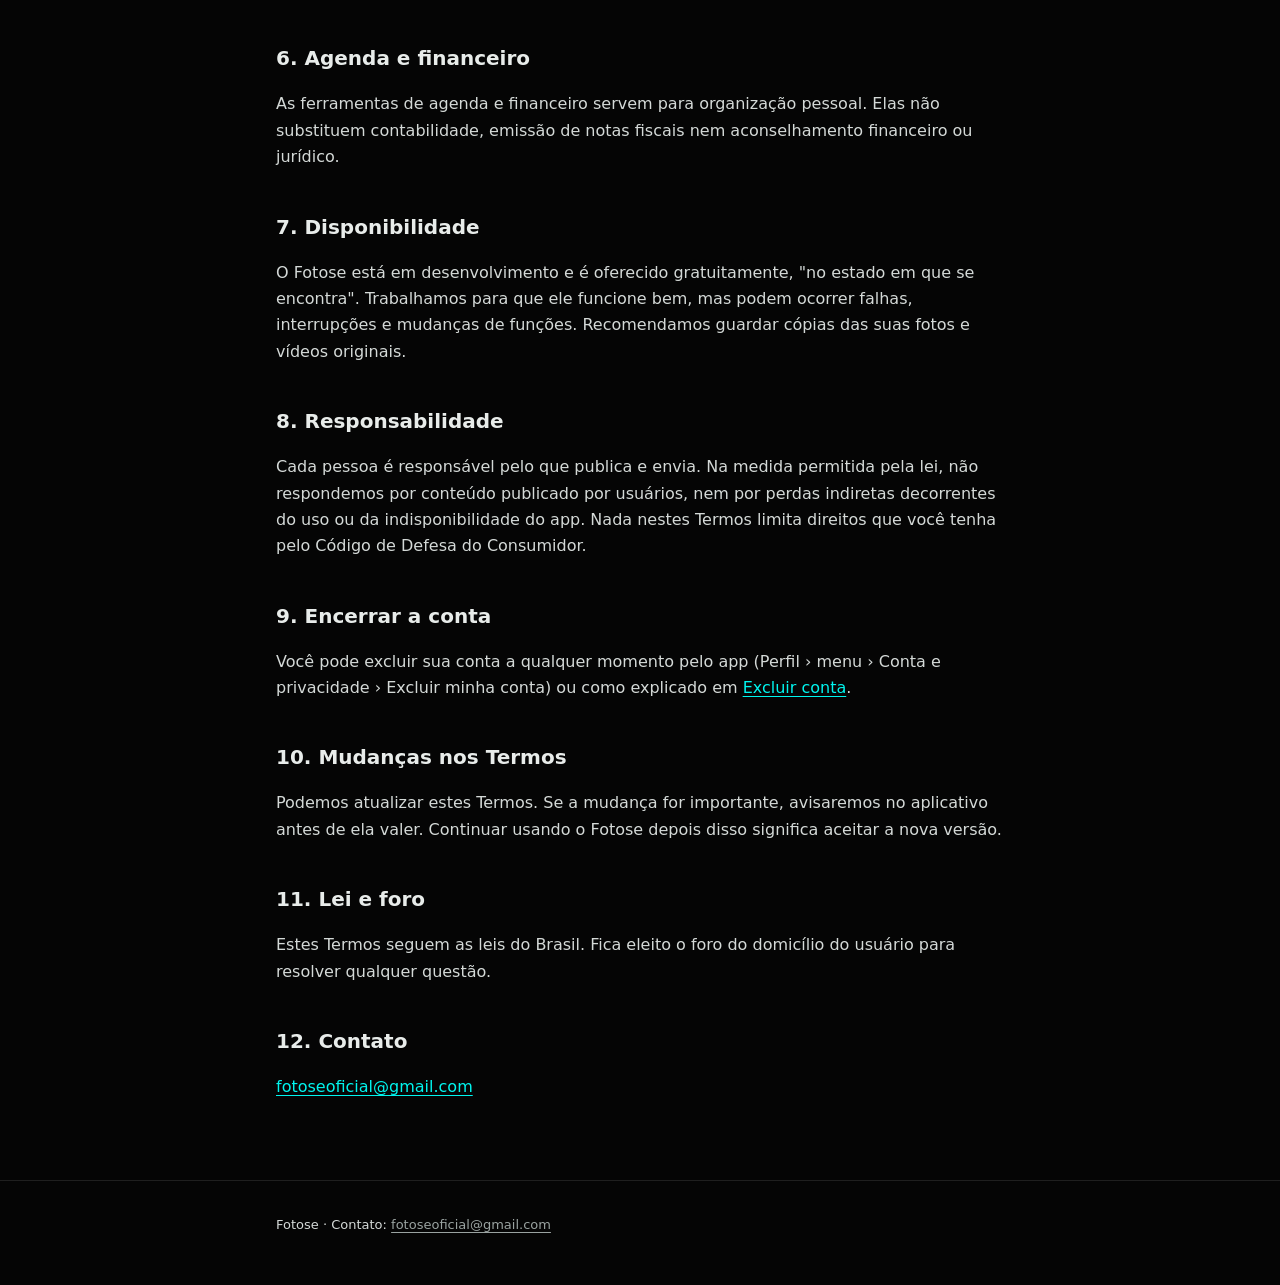
<file: termos.html>
<!doctype html>
<html lang="pt-BR">
<head>
<meta charset="utf-8">
<meta name="viewport" content="width=device-width, initial-scale=1">
<title>Termos de Uso · Fotose</title>
<meta name="description" content="Regras para usar o Fotose.">
<meta name="theme-color" content="#050505">
<link rel="icon" href="favicon.png" type="image/png">
<link rel="stylesheet" href="estilo.css">
</head>
<body>
<header class="topo"><div class="dentro">
  <a class="marca" href="index.html"><img src="icone.png" alt=""><span>Fotose</span></a>
  <nav>
    <a href="privacidade.html">Privacidade</a>
    <a href="termos.html" aria-current="page">Termos</a>
    <a href="excluir-conta.html">Excluir conta</a>
  </nav>
</div></header>
<main>
<h1>Termos de Uso</h1>
<p class="atualizado">Última atualização: 3 de outubro de 2026</p>

<div class="aviso"><p>Resumo: o que você publica continua sendo seu. Você nos autoriza a mostrar seu conteúdo dentro do Fotose. Respeite as pessoas e os direitos autorais dos outros. Você pode sair e apagar tudo quando quiser.</p></div>

<h2>1. Aceitação</h2>
<p>Ao criar uma conta ou usar o Fotose, você concorda com estes Termos e com a <a href="privacidade.html">Política de Privacidade</a>. O Fotose é mantido por Eduardo Oslan Cruz Braga ("nós"). Se não concordar, não use o aplicativo.</p>

<h2>2. Quem pode usar</h2>
<ul>
  <li>Você precisa ter <strong>18 anos ou mais</strong>.</li>
  <li>Cada pessoa deve ter sua própria conta, com informações verdadeiras. Não é permitido se passar por outra pessoa ou marca.</li>
  <li>Você é responsável por manter sua senha em segurança e por tudo o que acontece na sua conta.</li>
</ul>

<h2>3. Seu conteúdo</h2>
<ul>
  <li>As fotos, vídeos, textos e áudios que você publica ou envia continuam sendo <strong>seus</strong>.</li>
  <li>Para o Fotose funcionar, você nos concede uma licença gratuita, não exclusiva e mundial para guardar, copiar, adaptar o formato (por exemplo, compactar um vídeo ou gerar uma miniatura) e exibir esse conteúdo dentro do Fotose, para as pessoas que você escolher. Essa licença termina quando você apaga o conteúdo ou a conta, salvo o que outras pessoas já tiverem recebido em conversas.</li>
  <li>Você declara que tem os direitos sobre o que publica, incluindo a autorização das pessoas que aparecem nas imagens quando ela for necessária.</li>
  <li>Não usamos seu conteúdo em publicidade nem o vendemos.</li>
</ul>

<h2>4. O que não é permitido</h2>
<ul>
  <li>Publicar conteúdo de outra pessoa como se fosse seu ou violar direitos autorais e de imagem.</li>
  <li>Nudez ou conteúdo sexual explícito, e qualquer conteúdo sexual envolvendo menores de idade.</li>
  <li>Discurso de ódio, assédio, ameaças, incitação à violência ou exposição de dados pessoais de terceiros.</li>
  <li>Golpes, spam, contas falsas, venda de seguidores ou automação para curtir, seguir ou mandar mensagens em massa.</li>
  <li>Conteúdo ilegal ou que incentive atividades ilegais.</li>
  <li>Tentar invadir, sobrecarregar, copiar ou burlar a segurança do Fotose ou de outras contas.</li>
</ul>

<h2>5. Denúncias, bloqueios e remoção</h2>
<p>Você pode denunciar publicações e mensagens, silenciar ou bloquear qualquer conta. Podemos remover conteúdo e suspender ou encerrar contas que violem estes Termos ou a lei, e cumprir ordens judiciais de remoção, nos termos do Marco Civil da Internet.</p>

<h2>6. Agenda e financeiro</h2>
<p>As ferramentas de agenda e financeiro servem para organização pessoal. Elas não substituem contabilidade, emissão de notas fiscais nem aconselhamento financeiro ou jurídico.</p>

<h2>7. Disponibilidade</h2>
<p>O Fotose está em desenvolvimento e é oferecido gratuitamente, "no estado em que se encontra". Trabalhamos para que ele funcione bem, mas podem ocorrer falhas, interrupções e mudanças de funções. Recomendamos guardar cópias das suas fotos e vídeos originais.</p>

<h2>8. Responsabilidade</h2>
<p>Cada pessoa é responsável pelo que publica e envia. Na medida permitida pela lei, não respondemos por conteúdo publicado por usuários, nem por perdas indiretas decorrentes do uso ou da indisponibilidade do app. Nada nestes Termos limita direitos que você tenha pelo Código de Defesa do Consumidor.</p>

<h2>9. Encerrar a conta</h2>
<p>Você pode excluir sua conta a qualquer momento pelo app (Perfil › menu › Conta e privacidade › Excluir minha conta) ou como explicado em <a href="excluir-conta.html">Excluir conta</a>.</p>

<h2>10. Mudanças nos Termos</h2>
<p>Podemos atualizar estes Termos. Se a mudança for importante, avisaremos no aplicativo antes de ela valer. Continuar usando o Fotose depois disso significa aceitar a nova versão.</p>

<h2>11. Lei e foro</h2>
<p>Estes Termos seguem as leis do Brasil. Fica eleito o foro do domicílio do usuário para resolver qualquer questão.</p>

<h2>12. Contato</h2>
<p><a href="mailto:fotoseoficial@gmail.com">fotoseoficial@gmail.com</a></p>
</main>
<footer><div class="dentro">
  <p>Fotose · Contato: <a href="mailto:fotoseoficial@gmail.com">fotoseoficial@gmail.com</a></p>
</div></footer>
</body>
</html>
</file>
<file: inicio.css>
:root {
  --fundo: #050505;
  --cartao: #0d0d0d;
  --cartao-2: #121212;
  --borda: #1f1f1f;
  --texto: #f2f5f4;
  --suave: #9aa3a1;
  --ciano: #00f5ef;
  --ciano-escuro: #00b8b3;
  --verde: #0a2a27;
  --ouro: #ffb547;
  --raio: 22px;
  --largura: 1120px;
}

* { box-sizing: border-box; }
html { -webkit-text-size-adjust: 100%; scroll-behavior: smooth; scroll-padding-top: 72px; }

body {
  margin: 0;
  background: var(--fundo);
  color: var(--texto);
  font-family: "Inter Tight", system-ui, -apple-system, "Segoe UI", Roboto, Arial, sans-serif;
  font-size: 17px;
  line-height: 1.55;
  overflow-x: hidden;
}

a { color: var(--ciano); text-underline-offset: 3px; }
img { display: block; max-width: 100%; }
h1, h2, h3 { margin: 0; letter-spacing: -0.03em; line-height: 1.05; }
h2 { font-size: clamp(32px, 5vw, 56px); font-weight: 600; }
h3 { font-size: 20px; font-weight: 700; letter-spacing: -0.01em; }
p { margin: 0; }

.dentro { max-width: var(--largura); margin: 0 auto; padding: 0 20px; }
.estreito { max-width: 760px; }
.destaque { color: var(--ciano); }

.etiqueta {
  display: inline-block;
  font-size: 13px;
  font-weight: 800;
  letter-spacing: 0.12em;
  text-transform: uppercase;
  color: var(--ciano);
  margin-bottom: 18px;
}

/* ---------- Topo ---------- */
.topo {
  position: fixed;
  inset: 0 0 auto 0;
  z-index: 40; /* acima das etiquetas do celular ao rolar */
  transition: background 0.3s, border-color 0.3s, backdrop-filter 0.3s;
  border-bottom: 1px solid transparent;
}
.topo.rolou {
  background: rgba(5, 5, 5, 0.78);
  backdrop-filter: blur(14px);
  -webkit-backdrop-filter: blur(14px);
  border-bottom-color: var(--borda);
}
.topo .dentro { display: flex; align-items: center; gap: 28px; height: 68px; }

.marca { display: flex; align-items: center; gap: 10px; color: var(--texto); text-decoration: none; }
.marca-simbolo { width: 24px; height: 28px; fill: var(--ciano); }
.marca span { font-size: 24px; font-weight: 700; letter-spacing: -0.04em; }

.menu { display: flex; gap: 26px; margin-left: auto; }
.menu a { color: var(--suave); text-decoration: none; font-size: 15px; font-weight: 500; transition: color 0.2s; }
.menu a:hover { color: var(--texto); }

.selo-breve {
  font-size: 13px;
  font-weight: 700;
  color: var(--ciano);
  border: 1px solid rgba(0, 245, 239, 0.35);
  background: rgba(0, 245, 239, 0.06);
  padding: 7px 14px;
  border-radius: 999px;
}

/* ---------- Herói ---------- */
.heroi { position: relative; padding: 140px 0 90px; overflow: hidden; }
.heroi-luz {
  position: absolute;
  width: 900px; height: 900px;
  right: -260px; top: -300px;
  background: radial-gradient(closest-side, rgba(0, 245, 239, 0.16), transparent 70%);
  animation: respirar 9s ease-in-out infinite;
  pointer-events: none;
}
@keyframes respirar { 50% { transform: scale(1.12) translate(-30px, 30px); opacity: 0.7; } }

.heroi-grade { position: relative; display: grid; grid-template-columns: 1.15fr 0.85fr; align-items: center; gap: 48px; }
.heroi h1 { font-size: clamp(44px, 7.4vw, 92px); font-weight: 600; letter-spacing: -0.045em; line-height: 0.98; }
.heroi-sub { color: var(--suave); font-size: clamp(17px, 1.6vw, 20px); max-width: 520px; margin: 26px 0 34px; }

.lojas { display: flex; flex-wrap: wrap; gap: 12px; }
.loja {
  display: inline-flex; align-items: center; gap: 12px;
  padding: 11px 20px 11px 16px;
  border: 1px solid var(--borda);
  background: var(--cartao);
  border-radius: 16px;
  color: var(--texto);
  font-weight: 700; font-size: 17px; line-height: 1.1;
}
.loja svg { width: 26px; height: 26px; fill: var(--texto); }
.loja small { display: block; font-size: 12px; font-weight: 500; color: var(--suave); margin-bottom: 2px; }

/* Celular */
.celular {
  position: relative;
  width: 100%;
  aspect-ratio: 390 / 844;
  border-radius: 44px;
  padding: 10px;
  background: linear-gradient(160deg, #2a2a2a, #0b0b0b 40%, #1a1a1a);
  box-shadow: 0 0 0 1px #2c2c2c, 0 40px 80px -20px rgba(0, 0, 0, 0.8);
}
.celular-tela { position: relative; width: 100%; height: 100%; border-radius: 35px; overflow: hidden; background: #000; }
.celular-tela img { width: 100%; height: 100%; object-fit: cover; object-position: top; }

.heroi-celular { position: relative; width: min(330px, 80vw); justify-self: center; }
.heroi-celular .celular { box-shadow: 0 0 0 1px #2c2c2c, 0 30px 60px -20px rgba(0, 0, 0, 0.9); }
#heroi-telas img { position: absolute; inset: 0; opacity: 0; transform: scale(1.04); transition: opacity 0.9s ease, transform 1.4s ease; }
#heroi-telas img.ativa { opacity: 1; transform: none; }

.flutua {
  position: absolute;
  display: flex; align-items: center; gap: 10px;
  padding: 12px 16px;
  background: rgba(18, 18, 18, 0.86);
  backdrop-filter: blur(10px);
  -webkit-backdrop-filter: blur(10px);
  border: 1px solid #2a2a2a;
  border-radius: 16px;
  font-size: 14px; font-weight: 600;
  white-space: nowrap;
  box-shadow: 0 20px 40px -12px rgba(0, 0, 0, 0.7);
  animation: flutuar 6s ease-in-out infinite;
}
.f1 { left: -92px; top: 18%; }
.f2 { right: -70px; top: 48%; animation-delay: -2s; }
.f3 { left: -60px; bottom: 12%; animation-delay: -4s; }
@keyframes flutuar { 50% { transform: translateY(-12px); } }
.ponto { width: 9px; height: 9px; border-radius: 50%; background: var(--ciano); }
.ponto.ok { background: #3ddc84; }
.ponto.ouro { background: var(--ouro); }

/* ---------- Faixa de profissões ---------- */
.faixa {
  border-block: 1px solid var(--borda);
  padding: 20px 0;
  overflow: hidden;
  mask-image: linear-gradient(90deg, transparent, #000 10%, #000 90%, transparent);
  -webkit-mask-image: linear-gradient(90deg, transparent, #000 10%, #000 90%, transparent);
}
.faixa-trilho { display: flex; width: max-content; animation: deslizar 38s linear infinite; }
.faixa span { font-size: 22px; font-weight: 600; color: #7d8684; letter-spacing: -0.02em; padding: 0 28px; white-space: nowrap; }
.faixa span::after { content: "✦"; color: var(--ciano); font-size: 12px; margin-left: 56px; position: relative; top: -3px; }
@keyframes deslizar { to { transform: translateX(-50%); } }

/* ---------- Seções ---------- */
.secao { padding: 120px 0 0; }
.secao-sub { color: var(--suave); font-size: 19px; margin-top: 18px; }

/* Carrossel */
.carrossel { position: relative; margin-top: 56px; }
.carrossel-trilho {
  display: flex;
  gap: 28px;
  overflow-x: auto;
  scroll-snap-type: x mandatory;
  scroll-behavior: smooth;
  padding: 10px calc(50vw - 140px) 30px;
  scrollbar-width: none;
  outline: none;
}
.carrossel-trilho::-webkit-scrollbar { display: none; }
.slide {
  flex: 0 0 280px;
  margin: 0;
  scroll-snap-align: center;
  transition: transform 0.5s cubic-bezier(.2,.7,.2,1), opacity 0.5s;
  opacity: 0.45;
  transform: scale(0.92);
}
.slide.ativo { opacity: 1; transform: none; }
.slide figcaption { margin-top: 22px; color: var(--suave); font-size: 15px; padding: 0 4px; }
.slide figcaption strong { display: block; color: var(--texto); font-size: 19px; margin-bottom: 4px; letter-spacing: -0.01em; }

.seta {
  position: absolute; top: calc(50% - 60px); z-index: 2;
  width: 52px; height: 52px;
  border-radius: 50%;
  border: 1px solid #2a2a2a;
  background: rgba(13, 13, 13, 0.85);
  backdrop-filter: blur(8px);
  color: var(--texto);
  cursor: pointer;
  display: grid; place-items: center;
  transition: border-color 0.2s, transform 0.2s;
}
.seta:hover { border-color: var(--ciano); transform: scale(1.06); }
.seta svg { width: 22px; height: 22px; fill: none; stroke: currentColor; stroke-width: 2; stroke-linecap: round; stroke-linejoin: round; }
.seta-ant { left: max(12px, calc((100vw - var(--largura)) / 2 - 20px)); }
.seta-prox { right: max(12px, calc((100vw - var(--largura)) / 2 - 20px)); }

.pontos { display: flex; justify-content: center; gap: 8px; margin-top: 4px; }
.pontos button { width: 8px; height: 8px; padding: 0; border: 0; border-radius: 99px; background: #333; cursor: pointer; transition: width 0.35s, background 0.35s; }
.pontos button.ativo { width: 28px; background: var(--ciano); }

/* Recursos */
.recursos { display: grid; grid-template-columns: repeat(3, 1fr); gap: 16px; margin-top: 56px; }
.recurso {
  position: relative;
  padding: 30px 28px 32px;
  border: 1px solid var(--borda);
  background: var(--cartao);
  border-radius: var(--raio);
  overflow: hidden;
  transition: border-color 0.3s, transform 0.3s;
}
.recurso::before {
  content: "";
  position: absolute; inset: 0;
  background: radial-gradient(400px circle at var(--mx, 50%) var(--my, 0%), rgba(0, 245, 239, 0.09), transparent 60%);
  opacity: 0; transition: opacity 0.3s;
  pointer-events: none;
}
.recurso:hover { border-color: #12403e; transform: translateY(-4px); }
.recurso:hover::before { opacity: 1; }
.recurso-icone {
  width: 52px; height: 52px; border-radius: 15px;
  display: grid; place-items: center;
  background: var(--verde);
  margin-bottom: 26px;
}
.recurso-icone svg { width: 26px; height: 26px; fill: none; stroke: var(--ciano); stroke-width: 1.7; stroke-linecap: round; stroke-linejoin: round; }
.recurso p { color: var(--suave); font-size: 16px; margin-top: 10px; }

/* Etapas */
.etapas { list-style: none; padding: 0; margin: 64px 0 0; display: grid; grid-template-columns: repeat(4, 1fr); gap: 24px; position: relative; }
.etapas::before, .etapas::after {
  content: ""; position: absolute; top: 15px; left: 15px; right: 15px; height: 2px;
  background: #222;
}
.etapas::after { background: var(--ciano); transform-origin: left; transform: scaleX(var(--progresso, 0)); transition: transform 0.2s linear; }
.etapas li { position: relative; z-index: 1; }
.bolinha {
  display: grid; place-items: center;
  width: 32px; height: 32px; border-radius: 50%;
  border: 2px solid #333; background: var(--fundo);
  margin-bottom: 22px;
  transition: border-color 0.4s, background 0.4s, box-shadow 0.4s;
}
.etapas li.feita .bolinha { border-color: var(--ciano); background: var(--ciano); }
.etapas li.feita .bolinha::after { content: ""; width: 9px; height: 5px; border: solid #001413; border-width: 0 0 2.5px 2.5px; transform: rotate(-45deg) translate(1px, -1px); }
.etapas strong { display: block; font-size: 22px; letter-spacing: -0.02em; margin-bottom: 8px; }
.etapas p { color: var(--suave); font-size: 16px; }

/* Para quem */
.perfis { display: grid; grid-template-columns: repeat(4, 1fr); gap: 16px; margin-top: 56px; }
.perfil {
  padding: 28px 24px 30px;
  border-radius: var(--raio);
  border: 1px solid var(--borda);
  background: linear-gradient(180deg, var(--cartao-2), var(--cartao));
  min-height: 250px;
  display: flex; flex-direction: column;
  transition: transform 0.3s, border-color 0.3s;
}
.perfil:hover { transform: translateY(-4px); border-color: #12403e; }
.perfil-num { font-size: 14px; font-weight: 800; color: var(--ciano); margin-bottom: auto; }
.perfil h3 { font-size: 26px; margin: 40px 0 10px; }
.perfil p { color: var(--suave); font-size: 15px; }

/* Dúvidas */
.duvidas { margin-top: 44px; border-top: 1px solid var(--borda); }
.duvidas details { border-bottom: 1px solid var(--borda); }
.duvidas summary {
  list-style: none;
  cursor: pointer;
  padding: 24px 44px 24px 0;
  font-size: 20px; font-weight: 600; letter-spacing: -0.01em;
  position: relative;
}
.duvidas summary::-webkit-details-marker { display: none; }
.duvidas summary::after {
  content: ""; position: absolute; right: 8px; top: 50%;
  width: 12px; height: 12px; margin-top: -9px;
  border: solid var(--ciano); border-width: 0 2px 2px 0;
  transform: rotate(45deg);
  transition: transform 0.3s;
}
.duvidas details[open] summary::after { transform: rotate(225deg); margin-top: -3px; }
.duvidas details p { color: var(--suave); padding: 0 44px 26px 0; animation: abrir 0.35s ease; }
@keyframes abrir { from { opacity: 0; transform: translateY(-6px); } }

/* Final */
.final { padding: 160px 0 140px; text-align: center; position: relative; overflow: hidden; }
.final::before {
  content: ""; position: absolute; left: 50%; top: 50%;
  width: 700px; height: 700px; transform: translate(-50%, -50%);
  background: radial-gradient(closest-side, rgba(0, 245, 239, 0.12), transparent);
  pointer-events: none;
}
.final .dentro { position: relative; }
.final-simbolo { width: 64px; height: 76px; fill: var(--ciano); margin-bottom: 36px; }
.final h2 { font-size: clamp(38px, 6vw, 72px); }
.final p { color: var(--suave); font-size: 19px; margin-top: 22px; }

/* Rodapé */
.rodape { border-top: 1px solid var(--borda); }
.rodape .dentro { display: flex; align-items: center; flex-wrap: wrap; gap: 20px 32px; padding-top: 32px; padding-bottom: 40px; }
.rodape .marca span { font-size: 20px; }
.rodape nav { display: flex; flex-wrap: wrap; gap: 8px 24px; }
.rodape nav a { color: var(--suave); text-decoration: none; font-size: 15px; }
.rodape nav a:hover { color: var(--texto); }
.rodape p { color: #7d8684; font-size: 14px; margin-left: auto; }

/* ---------- Animação ao rolar ---------- */
.revelar { opacity: 0; transform: translateY(28px); transition: opacity 0.9s cubic-bezier(.2,.7,.2,1), transform 0.9s cubic-bezier(.2,.7,.2,1); transition-delay: var(--atraso, 0s); }
.revelar.visivel { opacity: 1; transform: none; }

/* Símbolo se montando */
.marca-simbolo path, .final-simbolo path { transform-box: fill-box; transform-origin: center; }
.montar .s-topo { animation: entrar-topo 0.9s cubic-bezier(.2,.8,.2,1) both; }
.montar .s-perna { animation: entrar-perna 0.9s 0.12s cubic-bezier(.2,.8,.2,1) both; }
.montar .s-tri { animation: entrar-tri 0.7s 0.35s cubic-bezier(.3,1.4,.5,1) both; }
@keyframes entrar-topo { from { transform: translateX(60%); opacity: 0; } }
@keyframes entrar-perna { from { transform: translateY(50%); opacity: 0; } }
@keyframes entrar-tri { from { transform: scale(0) rotate(-90deg); opacity: 0; } }

/* ---------- Telas menores ---------- */
@media (max-width: 960px) {
  .menu { display: none; }
  .selo-breve { margin-left: auto; }
  .heroi { padding: 120px 0 70px; }
  .heroi-grade { grid-template-columns: 1fr; gap: 64px; }
  .heroi-texto { text-align: center; }
  .heroi-sub { margin-inline: auto; }
  .lojas { justify-content: center; }
  .recursos { grid-template-columns: repeat(2, 1fr); }
  .perfis { grid-template-columns: repeat(2, 1fr); }
  .etapas { grid-template-columns: repeat(2, 1fr); row-gap: 40px; }
  .etapas::before, .etapas::after { display: none; }
}

@media (max-width: 600px) {
  body { font-size: 16px; }
  .dentro { padding: 0 16px; }
  .secao { padding-top: 88px; }
  .heroi-celular { width: min(260px, 70vw); }
  .flutua { font-size: 12px; padding: 9px 12px; }
  .f1 { left: -40px; }
  .f2 { right: -36px; }
  .f3 { left: -30px; }
  .recursos, .perfis { grid-template-columns: 1fr; }
  .perfil { min-height: 0; }
  .perfil h3 { margin-top: 24px; }
  .etapas { grid-template-columns: 1fr; }
  .slide { flex-basis: 230px; }
  .carrossel-trilho { gap: 18px; padding-inline: calc(50vw - 115px); }
  .seta { display: none; }
  .faixa span { font-size: 18px; padding: 0 18px; }
  .faixa span::after { margin-left: 36px; }
  .duvidas summary { font-size: 18px; }
  .rodape p { margin-left: 0; width: 100%; }
}

/* Quem pede menos movimento: só esmaecimentos, sem deslocar nada */
@media (prefers-reduced-motion: reduce) {
  html { scroll-behavior: auto; }
  .revelar { transform: none; transition: opacity 0.9s ease; transition-delay: var(--atraso, 0s); }
  .heroi-luz, .faixa-trilho, .flutua { animation: none; }
}

/* =========================================================
   VERSÃO EDITORIAL (sem cara de template)
   ========================================================= */
.heroi h1 { font-size: clamp(44px, 6.6vw, 84px); }
.heroi-sub { max-width: 470px; }
.final::before { display: none; }

/* Etiquetas do início como notificação de celular */
.flutua {
  align-items: flex-start; gap: 10px;
  padding: 10px 14px 10px 10px;
  background: #1a1a1a; border: 1px solid #2c2c2c; border-radius: 18px;
  font-size: 13.5px; font-weight: 600; line-height: 1.3;
  white-space: normal; max-width: 230px;
  backdrop-filter: none; -webkit-backdrop-filter: none;
}
.flutua small { display: block; font-size: 11.5px; font-weight: 500; color: var(--suave); margin-bottom: 2px; }
.notif-icone {
  flex: 0 0 auto; width: 30px; height: 30px; padding: 6px 7px;
  border-radius: 8px; background: #000; box-shadow: inset 0 0 0 1px #2a2a2a; fill: var(--ciano);
}

/* O dia a dia: texto e tela de verdade, em linhas alternadas */
.abre { max-width: 760px; margin-bottom: 40px; }
.linha {
  display: grid; grid-template-columns: 1fr 1fr; align-items: center; gap: 64px;
  padding: 72px 0; border-top: 1px solid var(--borda);
}
.linha-inversa .linha-texto { order: 2; }
.linha-texto h3 { font-size: clamp(26px, 3vw, 38px); font-weight: 600; letter-spacing: -0.03em; line-height: 1.1; }
.linha-texto p { color: var(--suave); font-size: 18px; margin-top: 18px; max-width: 440px; }
.linha-tela {
  margin: 0; height: 440px; overflow: hidden;
  border-radius: 22px; border: 1px solid var(--borda); background: var(--cartao);
  display: flex; justify-content: center; padding-top: 36px;
}
.linha-tela img {
  width: 300px; height: auto; align-self: flex-start;
  border-radius: 26px 26px 0 0; box-shadow: 0 0 0 1px #262626;
  transform: translateY(40px); transition: transform 1.4s cubic-bezier(.16,1,.3,1);
}
.linha.visivel .linha-tela img { transform: none; }

.etapas-secao h2, #telas h2 { max-width: 760px; }

/* Dúvidas em duas colunas */
.duvidas-grade { display: grid; grid-template-columns: 1fr 2fr; gap: 48px; align-items: start; }
.duvidas-grade h2 { position: sticky; top: 100px; }
.duvidas { margin-top: 0; }

/* Final simples */
.final { padding: 140px 0 120px; }
.final h2 { font-size: clamp(30px, 4.4vw, 52px); max-width: 720px; margin: 0 auto; }
.final p { font-size: 18px; }

@media (max-width: 960px) {
  .linha { grid-template-columns: 1fr; gap: 32px; padding: 56px 0; }
  .linha-inversa .linha-texto { order: 0; }
  .linha-tela { height: 380px; }
  .duvidas-grade { grid-template-columns: 1fr; gap: 24px; }
  .duvidas-grade h2 { position: static; }
}
@media (max-width: 600px) {
  .linha-tela img { width: 250px; }
  .linha-tela { height: 340px; padding-top: 28px; }
  .linha-texto p { font-size: 16px; }
}
@media (prefers-reduced-motion: reduce) {
  .linha-tela img { transform: none; }
}
/* Linhas das dúvidas em cada pergunta, não na caixa de fora */
.duvidas { border-top: 0; }
.duvidas details { border-top: 1px solid var(--borda); border-bottom: 0; }
.duvidas details:last-child { border-bottom: 1px solid var(--borda); }
</file>
<file: movimento.css>
/* =========================================================
   MOVIMENTO (motion design do site)
   ========================================================= */

/* Barra de progresso da leitura */
.progresso {
  position: fixed; inset: 0 0 auto 0; height: 2px; z-index: 41;
  background: var(--ciano);
  transform-origin: left; transform: scaleX(var(--lido, 0));
}

/* Títulos: cada palavra sobe de dentro de uma máscara */
.dividir .palavra { display: inline-block; overflow: hidden; vertical-align: top; padding-bottom: 0.1em; margin-bottom: -0.1em; }
.dividir .palavra > span {
  display: inline-block;
  transform: translateY(110%) rotate(4deg);
  transform-origin: left bottom;
  transition: transform 1s cubic-bezier(.16,1,.3,1);
  transition-delay: calc(var(--i) * 55ms);
}
.dividir.visivel .palavra > span { transform: none; }

/* Celular do início em 3D */
.heroi-celular { perspective: 1200px; }
#celular-heroi {
  transform: rotateY(var(--ry, -14deg)) rotateX(var(--rx, 6deg));
  transition: transform 0.6s cubic-bezier(.2,.7,.2,1);
  animation: chegar-celular 1.6s cubic-bezier(.16,1,.3,1) both;
}
@keyframes chegar-celular { from { transform: translateY(80px) rotateY(-40deg) rotateX(20deg) scale(0.9); opacity: 0; } }

/* Visor de câmera em volta do celular */
.visor { position: absolute; inset: -38px -46px; pointer-events: none; animation: aparecer 1s 0.9s both; }
@keyframes aparecer { from { opacity: 0; } }
.canto { position: absolute; width: 26px; height: 26px; border: solid rgba(242, 245, 244, 0.55); }
.c1 { top: 0; left: 0; border-width: 2px 0 0 2px; animation: canto1 1s 0.9s cubic-bezier(.16,1,.3,1) both; }
.c2 { top: 0; right: 0; border-width: 2px 2px 0 0; animation: canto2 1s 0.9s cubic-bezier(.16,1,.3,1) both; }
.c3 { bottom: 0; left: 0; border-width: 0 0 2px 2px; animation: canto3 1s 0.9s cubic-bezier(.16,1,.3,1) both; }
.c4 { bottom: 0; right: 0; border-width: 0 2px 2px 0; animation: canto4 1s 0.9s cubic-bezier(.16,1,.3,1) both; }
@keyframes canto1 { from { transform: translate(40px, 40px); opacity: 0; } }
@keyframes canto2 { from { transform: translate(-40px, 40px); opacity: 0; } }
@keyframes canto3 { from { transform: translate(40px, -40px); opacity: 0; } }
@keyframes canto4 { from { transform: translate(-40px, -40px); opacity: 0; } }
.rec, .timecode, .iso {
  position: absolute; font-size: 12px; font-weight: 700; letter-spacing: 0.04em;
  font-variant-numeric: tabular-nums; color: rgba(242, 245, 244, 0.8);
}
.rec { top: -2px; left: 40px; display: flex; align-items: center; gap: 7px; }
.rec i { width: 8px; height: 8px; border-radius: 50%; background: #ff3b3b; animation: piscar 1.2s step-end infinite; }
@keyframes piscar { 50% { opacity: 0; } }
.timecode { top: -2px; right: 40px; }
.iso { bottom: -3px; left: 50%; transform: translateX(-50%); white-space: nowrap; color: rgba(242, 245, 244, 0.6); }
/* Etiquetas: entram depois do celular e se movem em paralaxe */
.flutua { z-index: 4; animation: none; opacity: 0; transform: translateY(var(--py, 0px)); transition: opacity 0.8s, transform 0.15s linear; }
.heroi.pronto .flutua { opacity: 1; }
.heroi.pronto .f1 { transition-delay: 1.2s, 0s; }
.heroi.pronto .f2 { transition-delay: 1.45s, 0s; }
.heroi.pronto .f3 { transition-delay: 1.7s, 0s; }

/* Herói se afasta ao rolar */
.heroi-grade { transform: translateY(var(--sobe, 0px)); opacity: var(--some, 1); }

/* Botões das lojas magnéticos */
.magnetico { transition: transform 0.35s cubic-bezier(.2,.7,.2,1), border-color 0.3s; transform: translate(var(--tx, 0px), var(--ty, 0px)); }
.magnetico:hover { border-color: #3a3a3a; }

/* Carrossel em leque (coverflow) */
.carrossel-trilho { perspective: 1400px; }
.slide, .slide.ativo {
  opacity: calc(1 - var(--dist, 1) * 0.5);
  transform: rotateY(calc(var(--lado, 0) * -24deg)) scale(calc(1 - var(--dist, 1) * 0.1));
  transition: none;
}
.slide figcaption { transition: opacity 0.4s, transform 0.4s; opacity: 0; transform: translateY(10px); }
.slide.ativo figcaption { opacity: 1; transform: none; }

/* Ícones se desenhando */
.recurso-icone svg * { stroke-dasharray: 80; stroke-dashoffset: 80; transition: stroke-dashoffset 1.4s cubic-bezier(.4,0,.2,1); transition-delay: calc(var(--atraso, 0s) + 0.3s); }
.recurso.visivel .recurso-icone svg * { stroke-dashoffset: 0; }
.recurso-icone { transition: transform 0.5s cubic-bezier(.3,1.5,.5,1); }
.recurso:hover .recurso-icone { transform: rotate(-8deg) scale(1.08); }

/* Perfis entram tortos e se endireitam */
.perfil.revelar { transform: translateY(40px) rotate(2deg); }
.perfil.revelar:nth-child(odd) { transform: translateY(40px) rotate(-2deg); }
.perfil.revelar.visivel { transform: none; }
.perfil.revelar.visivel:hover { transform: translateY(-6px); }

/* Números contando */
.numeros { display: grid; grid-template-columns: repeat(3, 1fr); gap: 16px; margin-bottom: 120px; }
.numero { border-left: 1px solid var(--borda); padding: 6px 0 6px 24px; }
.numero strong { display: block; font-size: clamp(56px, 8vw, 96px); font-weight: 600; letter-spacing: -0.05em; line-height: 1; font-variant-numeric: tabular-nums; }
.numero span { color: var(--suave); font-size: 16px; display: block; margin-top: 10px; max-width: 220px; }

/* Etapas: bolinha estala ao acender */
.etapas strong { color: var(--suave); transition: color 0.5s; }
.etapas li.feita strong { color: var(--texto); }
.etapas li.feita .bolinha { animation: estalar 0.5s cubic-bezier(.3,1.6,.5,1); }
@keyframes estalar { 40% { transform: scale(1.35); } }

/* Perguntas abrindo com altura suave */
.duvidas details { overflow: hidden; transition: height 0.4s cubic-bezier(.2,.7,.2,1); }
.duvidas summary { transition: color 0.2s, padding-left 0.3s; }
.duvidas summary:hover { color: var(--ciano); padding-left: 6px; }

/* Faixa anda com a rolagem */
.faixa-trilho { animation: none; transform: translateX(var(--fx, 0px)); will-change: transform; }

/* Fechamento cresce ao chegar */
.final .dentro { transform: scale(var(--escala, 0.9)); opacity: var(--opac, 0.4); }

/* Granulação de filme bem leve */
.grao {
  position: fixed; inset: -50%; z-index: 30; pointer-events: none; opacity: 0.05;
  background-image: url("data:image/svg+xml,%3Csvg xmlns='http://www.w3.org/2000/svg' width='160' height='160'%3E%3Cfilter id='n'%3E%3CfeTurbulence type='fractalNoise' baseFrequency='.9' numOctaves='2'/%3E%3C/filter%3E%3Crect width='100%25' height='100%25' filter='url(%23n)'/%3E%3C/svg%3E");
  animation: grao 0.9s steps(4) infinite;
}
@keyframes grao { 25% { transform: translate(-3%, 2%); } 50% { transform: translate(2%, -3%); } 75% { transform: translate(-2%, -2%); } }

@media (max-width: 960px) {
  .visor { inset: -28px -30px; }
  .numeros { grid-template-columns: 1fr; gap: 28px; margin-bottom: 88px; }
}
@media (max-width: 600px) {
  .iso { display: none; }
  .rec { left: 32px; }
  .timecode { right: 32px; }
  .canto { width: 20px; height: 20px; }
}

@media (prefers-reduced-motion: reduce) {
  .dividir .palavra > span { transform: none; opacity: 0; transition: opacity 0.8s ease; transition-delay: calc(var(--i) * 45ms); }
  .dividir.visivel .palavra > span { opacity: 1; }
  .perfil.revelar, .perfil.revelar.visivel:hover { transform: none; }
  .c1, .c2, .c3, .c4 { animation: aparecer 1s 0.6s both; }
  .final .dentro { transform: none; opacity: 1; }
  .heroi-grade { transform: none; }
  .grao { animation: none; }
  #heroi-telas img, #heroi-telas img.saindo { transform: none; }
}

/* Troca de telas no celular: corte em cortina, como na edição */
#heroi-telas img { opacity: 1; transform: scale(1.06); clip-path: inset(0 0 0 100%); transition: clip-path 0.85s cubic-bezier(.7,0,.2,1), transform 1.6s cubic-bezier(.16,1,.3,1); }
#heroi-telas img.saindo { clip-path: inset(0); transform: scale(0.97); z-index: 1; transition: transform 0.85s cubic-bezier(.7,0,.2,1); }
#heroi-telas img.ativa { clip-path: inset(0); transform: none; z-index: 2; }

/* Carrossel: entrada, flutuação do celular do meio, arrastar e tempo no pontinho */
.carrossel .slide .celular {
  opacity: 0;
  transform: translateY(140px) rotateX(28deg) scale(0.9);
  transition: opacity 0.9s ease, transform 1.2s cubic-bezier(.16,1,.3,1);
  transition-delay: calc(var(--dist, 0) * 140ms);
}
.carrossel.entrou .slide .celular { opacity: 1; transform: none; }
.carrossel.entrou .slide.ativo .celular { animation: boiar 5s ease-in-out 1.2s infinite; }
@keyframes boiar { 50% { translate: 0 -10px; } }
.slide.ativo .celular { box-shadow: 0 0 0 1px #3a3a3a, 0 50px 80px -30px rgba(0, 0, 0, 0.95); }
.slide .celular-tela img { transition: filter 0.5s; }
.slide:not(.ativo) .celular-tela img { filter: brightness(0.7) saturate(0.8); }
.carrossel-trilho { cursor: grab; user-select: none; -webkit-user-select: none; }
.carrossel-trilho.arrastando { cursor: grabbing; scroll-snap-type: none; scroll-behavior: auto; }
.carrossel-trilho img { -webkit-user-drag: none; pointer-events: none; }
.slide figcaption strong { transition: color 0.4s; }
.slide.ativo figcaption strong { color: var(--ciano); }

.pontos button { position: relative; overflow: hidden; }
.pontos button.ativo { background: #2a2a2a; }
.pontos button.ativo::after { content: ""; position: absolute; inset: 0; background: var(--ciano); border-radius: inherit; }
.pontos button.contando::after { transform-origin: left; animation: encher var(--tempo, 4s) linear both; }
@keyframes encher { from { transform: scaleX(0); } }

@media (prefers-reduced-motion: reduce) {
  .carrossel .slide .celular { transform: none; transition: opacity 0.9s ease; }
  .carrossel.entrou .slide.ativo .celular { animation: none; }
}

/* Celular do início em 3D: gira devagar como produto em vitrine, com
   espessura na lateral e um reflexo de luz passando pela tela. */
.heroi-celular { transform-style: flat; }
.giro { position: relative; z-index: 1; transform-style: preserve-3d; animation: vitrine 9s ease-in-out infinite; }
@keyframes vitrine {
  0%, 100% { transform: rotateY(10deg) rotateX(2deg) translateY(0); }
  50% { transform: rotateY(-12deg) rotateX(-3deg) translateY(-14px); }
}
#celular-heroi { transform-style: preserve-3d; }
.celular-lateral {
  position: absolute; top: 18px; bottom: 18px; right: -1px; width: 14px;
  border-radius: 0 40px 40px 0;
  background: linear-gradient(90deg, #262626, #0d0d0d 60%, #1c1c1c);
  transform-origin: left center;
  transform: rotateY(90deg);
}
.celular-lateral::before {
  content: ""; position: absolute; left: 3px; top: 22%; width: 8px; height: 60px;
  border-radius: 4px; background: #2f2f2f;
}
#celular-heroi::before {
  content: ""; position: absolute; inset: 0; border-radius: 44px;
  transform: translateZ(-14px);
  background: #0a0a0a;
  box-shadow: 0 0 0 1px #1f1f1f;
}
.reflexo {
  position: absolute; inset: -40% -60%; z-index: 5; pointer-events: none;
  background: linear-gradient(105deg, transparent 42%, rgba(255, 255, 255, 0.10) 48%, rgba(255, 255, 255, 0.03) 52%, transparent 58%);
  animation: reflexo 9s ease-in-out infinite;
}
@keyframes reflexo {
  0%, 100% { transform: translateX(-28%); }
  50% { transform: translateX(28%); }
}

/* Moldura de celular de verdade: barra de status em cima e tracinho
   embaixo, para o app não encostar nos cantos arredondados. */
.celular { aspect-ratio: 390 / 900; }
.celular-tela { display: flex; flex-direction: column; padding: 38px 0 22px; }
.carrossel .celular-tela img { flex: 1; min-height: 0; width: 100%; height: auto; object-fit: cover; object-position: top; }
#heroi-telas img { inset: 38px 0 22px 0; width: 100%; height: auto; }
.barra-status {
  position: absolute; top: 0; left: 0; right: 0; height: 38px; z-index: 6;
  display: flex; align-items: center; justify-content: space-between;
  padding: 2px 26px 0 30px;
  font-size: 13px; font-weight: 700; color: #f2f5f4; letter-spacing: 0;
}
.ilha { position: absolute; left: 50%; top: 9px; width: 30%; height: 22px; margin-left: -15%; border-radius: 99px; background: #000; box-shadow: 0 0 0 1px #161616; }
.icones-status { display: flex; align-items: center; gap: 5px; }
.icones-status svg { height: 11px; fill: #f2f5f4; }
.celular-tela::after {
  content: ""; position: absolute; left: 50%; bottom: 8px; z-index: 6;
  width: 34%; height: 4px; margin-left: -17%; border-radius: 99px;
  background: rgba(242, 245, 244, 0.85);
}
.slide .barra-status { font-size: 11px; padding: 0 20px 0 24px; }

/* Etiquetas sempre por cima do celular */
.heroi-celular .flutua { z-index: 10; }

/* Celular (tela estreita): giro mais leve e etiquetas menores nas bordas */
@media (max-width: 960px) {
  .giro { animation-name: vitrine-leve; }
  @keyframes vitrine-leve {
    0%, 100% { transform: rotateY(6deg) rotateX(1deg) translateY(0); }
    50% { transform: rotateY(-6deg) rotateX(-1deg) translateY(-8px); }
  }
  #celular-heroi { --ry: 0deg; --rx: 0deg; }
}
@media (max-width: 600px) {
  .flutua { font-size: 12px; padding: 8px 11px 8px 8px; gap: 8px; border-radius: 14px; max-width: 205px; }
  .flutua small { font-size: 10.5px; }
  .notif-icone { width: 26px; height: 26px; padding: 5px 6px; }
  .f1 { left: -22px; top: 3%; }
  .f2 { right: -22px; top: 47%; }
  .f3 { left: -18px; bottom: 4%; }
}

/* Celular (tela estreita): sem 3D. Navegadores de celular desenham mal
   3D com cantos arredondados (piscam, cortam, mostram a parte de trás). */
@media (max-width: 960px) {
  .heroi-celular, .giro, #celular-heroi { perspective: none; transform-style: flat; }
  .giro { animation: boiar-celular 6s ease-in-out infinite; }
  @keyframes boiar-celular { 50% { transform: translateY(-10px); } }
  #celular-heroi { transform: none !important; animation: entrar-celular 1.2s cubic-bezier(.16,1,.3,1) both; }
  @keyframes entrar-celular { from { opacity: 0; transform: translateY(60px) scale(0.95); } }
  .celular-lateral, #celular-heroi::before { display: none; }
  .reflexo { animation-duration: 6s; }
  .grao { display: none; }
  .carrossel-trilho { perspective: none; }
  .slide, .slide.ativo { transform: scale(calc(1 - var(--dist, 1) * 0.1)); }
}

/* Celular: o início nunca some nem desliza ao rolar, e as etiquetas não
   usam desfoque de fundo (pisca no Android sobre algo que se mexe). */
@media (max-width: 960px) {
  .heroi-grade { opacity: 1 !important; transform: none !important; }
  .flutua { transform: none !important; backdrop-filter: none; -webkit-backdrop-filter: none; background: #1a1a1a; }
}

/* Tags sobre o celular: flutuam, cada uma no seu tempo.
   Usa "translate"/"rotate" para não brigar com o transform da paralaxe. */
.heroi.pronto .flutua { animation: boiar-tag 4.2s ease-in-out infinite; }
.heroi.pronto .flutua.f2 { animation-duration: 5s; animation-delay: -1.7s; animation-direction: reverse; }
.heroi.pronto .flutua.f3 { animation-duration: 4.6s; animation-delay: -3s; }
@keyframes boiar-tag {
  0%, 100% { translate: 0 0; rotate: 0deg; }
  33% { translate: 6px -14px; rotate: -1.2deg; }
  66% { translate: -5px -22px; rotate: 1deg; }
}
@media (max-width: 600px) {
  @keyframes boiar-tag {
    0%, 100% { translate: 0 0; rotate: 0deg; }
    33% { translate: 4px -9px; rotate: -1deg; }
    66% { translate: -3px -14px; rotate: 0.8deg; }
  }
}
</file>
<file: estilo.css>
:root {
  --fundo: #050505;
  --cartao: #0d0d0d;
  --borda: #1f1f1f;
  --texto: #e8ecea;
  --suave: #9aa3a1;
  --ciano: #00f5ef;
  --ciano-escuro: #00b8b3;
}

* { box-sizing: border-box; }

html { -webkit-text-size-adjust: 100%; }

body {
  margin: 0;
  background: var(--fundo);
  color: var(--texto);
  font-family: system-ui, -apple-system, "Segoe UI", Roboto, "Helvetica Neue", Arial, sans-serif;
  font-size: 16px;
  line-height: 1.65;
}

a { color: var(--ciano); text-underline-offset: 3px; }
a:hover { color: #7ffaf6; }

.topo {
  position: sticky;
  top: 0;
  z-index: 2;
  background: rgba(5, 5, 5, 0.9);
  backdrop-filter: blur(10px);
  border-bottom: 1px solid var(--borda);
}

.topo .dentro {
  max-width: 760px;
  margin: 0 auto;
  padding: 12px 16px;
  display: flex;
  align-items: center;
  gap: 12px;
}

.marca {
  display: flex;
  align-items: center;
  gap: 10px;
  color: var(--texto);
  text-decoration: none;
  font-weight: 800;
  font-size: 18px;
  letter-spacing: 0.2px;
}

.marca img { width: 32px; height: 32px; border-radius: 8px; }

.topo nav { margin-left: auto; display: flex; gap: 16px; font-size: 14px; }
.topo nav a { color: var(--suave); text-decoration: none; }
.topo nav a:hover, .topo nav a[aria-current="page"] { color: var(--texto); }

main {
  max-width: 760px;
  margin: 0 auto;
  padding: 32px 16px 64px;
}

h1 { font-size: 30px; line-height: 1.2; margin: 0 0 8px; }
h2 { font-size: 20px; margin: 36px 0 8px; padding-top: 4px; }
h3 { font-size: 16px; margin: 22px 0 4px; }
p, li { color: #d4d9d7; }
ul, ol { padding-left: 22px; }
li { margin: 4px 0; }

.atualizado { color: var(--suave); font-size: 14px; margin-bottom: 28px; }

.aviso {
  border: 1px solid #12403e;
  background: #061614;
  border-radius: 14px;
  padding: 14px 16px;
  margin: 20px 0;
}

.aviso p { margin: 0; }

.indice {
  border: 1px solid var(--borda);
  background: var(--cartao);
  border-radius: 14px;
  padding: 12px 16px 12px 36px;
  font-size: 15px;
}

table { width: 100%; border-collapse: collapse; margin: 12px 0; font-size: 14px; }
th, td { text-align: left; vertical-align: top; padding: 10px 8px; border-bottom: 1px solid var(--borda); }
th { color: var(--suave); font-weight: 700; }
.tabela { overflow-x: auto; }

.passos { counter-reset: passo; list-style: none; padding: 0; }
.passos li {
  counter-increment: passo;
  position: relative;
  padding: 12px 14px 12px 52px;
  margin: 10px 0;
  border: 1px solid var(--borda);
  border-radius: 14px;
  background: var(--cartao);
}
.passos li::before {
  content: counter(passo);
  position: absolute;
  left: 14px;
  top: 12px;
  width: 26px;
  height: 26px;
  border-radius: 50%;
  background: var(--ciano);
  color: #001413;
  font-weight: 800;
  font-size: 14px;
  display: grid;
  place-items: center;
}

.botao {
  display: inline-block;
  background: var(--ciano);
  color: #001413;
  font-weight: 800;
  text-decoration: none;
  padding: 12px 20px;
  border-radius: 999px;
}
.botao:hover { background: #7ffaf6; color: #001413; }

.inicio {
  text-align: center;
  padding: 40px 0 8px;
}
.inicio img { width: 96px; height: 96px; border-radius: 24px; }
.inicio h1 { font-size: 36px; margin-top: 18px; }
.inicio .chamada { color: var(--suave); font-size: 18px; max-width: 520px; margin: 0 auto 26px; }

.cartoes { display: grid; grid-template-columns: repeat(auto-fit, minmax(200px, 1fr)); gap: 12px; margin-top: 36px; }
.cartoes a {
  display: block;
  text-decoration: none;
  color: var(--texto);
  border: 1px solid var(--borda);
  background: var(--cartao);
  border-radius: 16px;
  padding: 16px;
}
.cartoes a:hover { border-color: var(--ciano-escuro); }
.cartoes strong { display: block; margin-bottom: 4px; }
.cartoes span { color: var(--suave); font-size: 14px; }

footer {
  border-top: 1px solid var(--borda);
  color: var(--suave);
  font-size: 13px;
}
footer .dentro { max-width: 760px; margin: 0 auto; padding: 20px 16px 36px; }
footer a { color: var(--suave); }

@media (max-width: 520px) {
  h1 { font-size: 26px; }
  .inicio h1 { font-size: 30px; }
  .topo nav { gap: 12px; font-size: 13px; }
  .marca span { display: none; }
}
</file>
